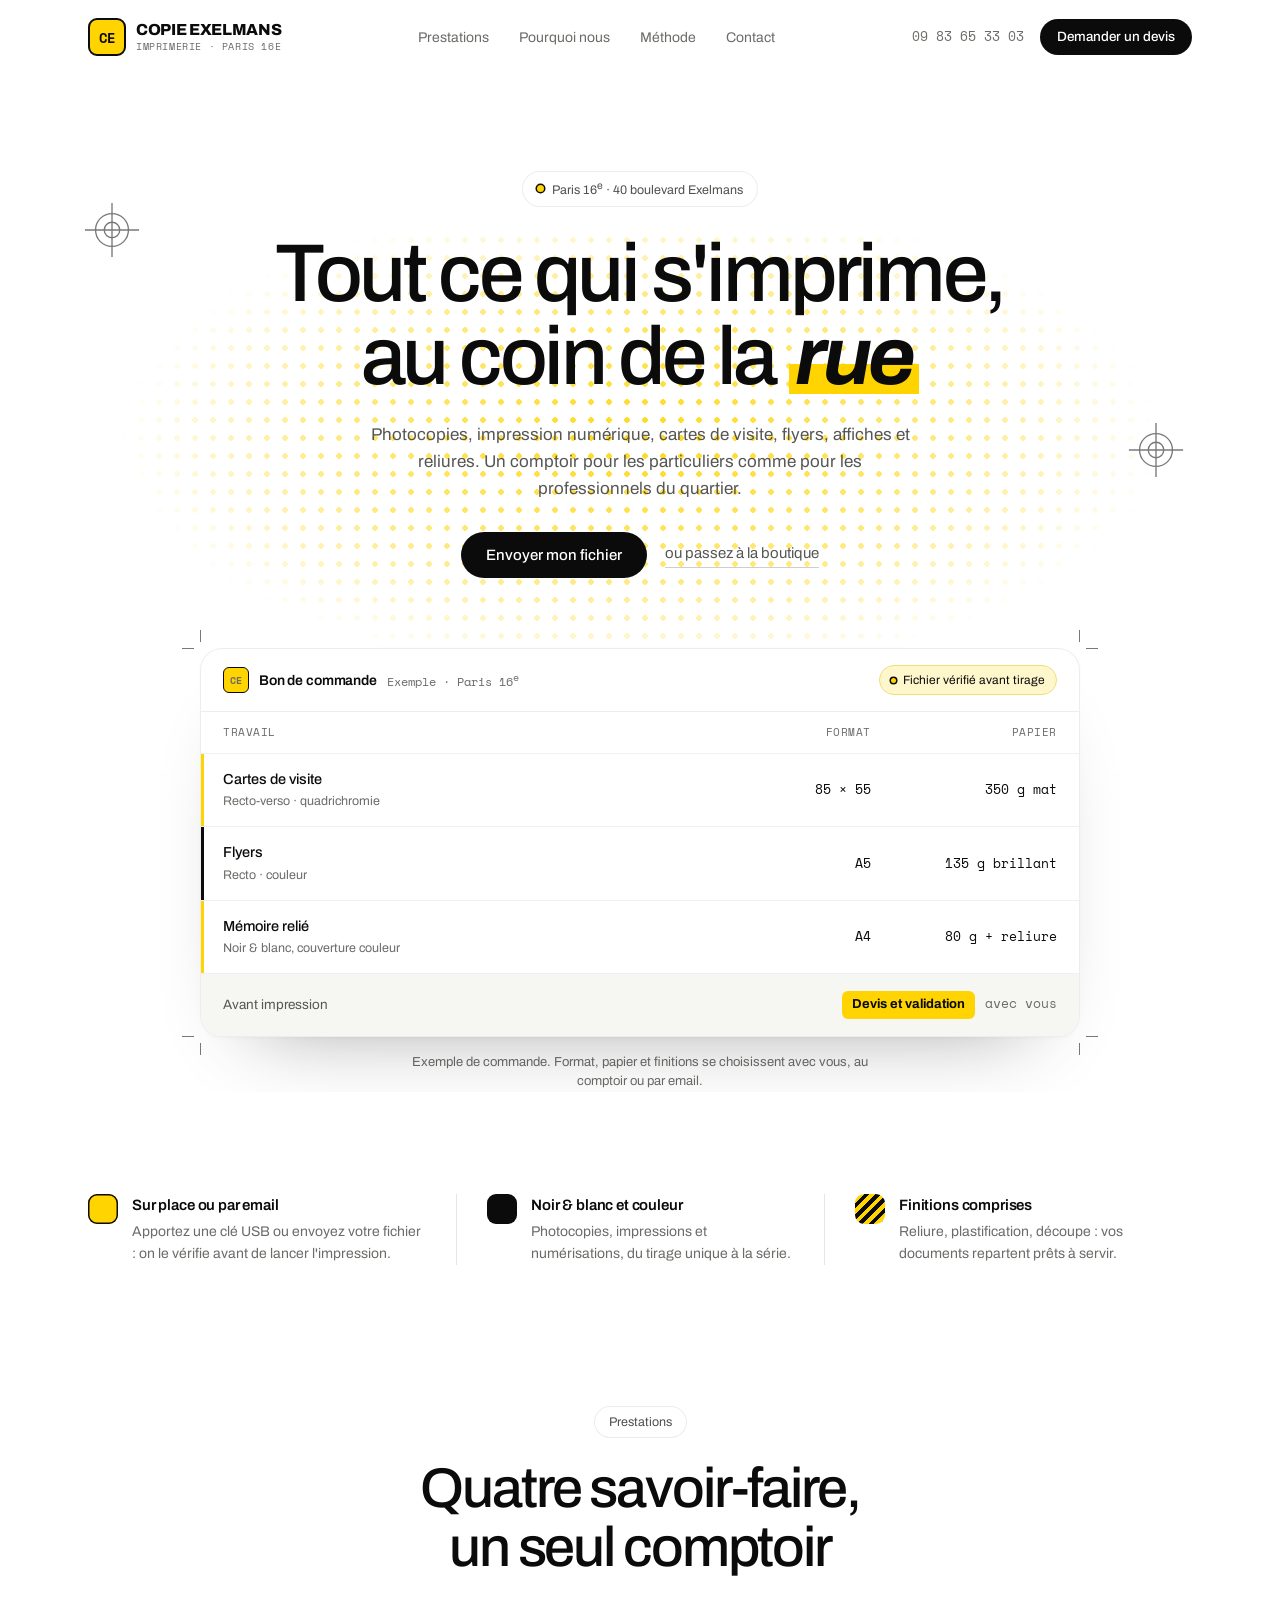
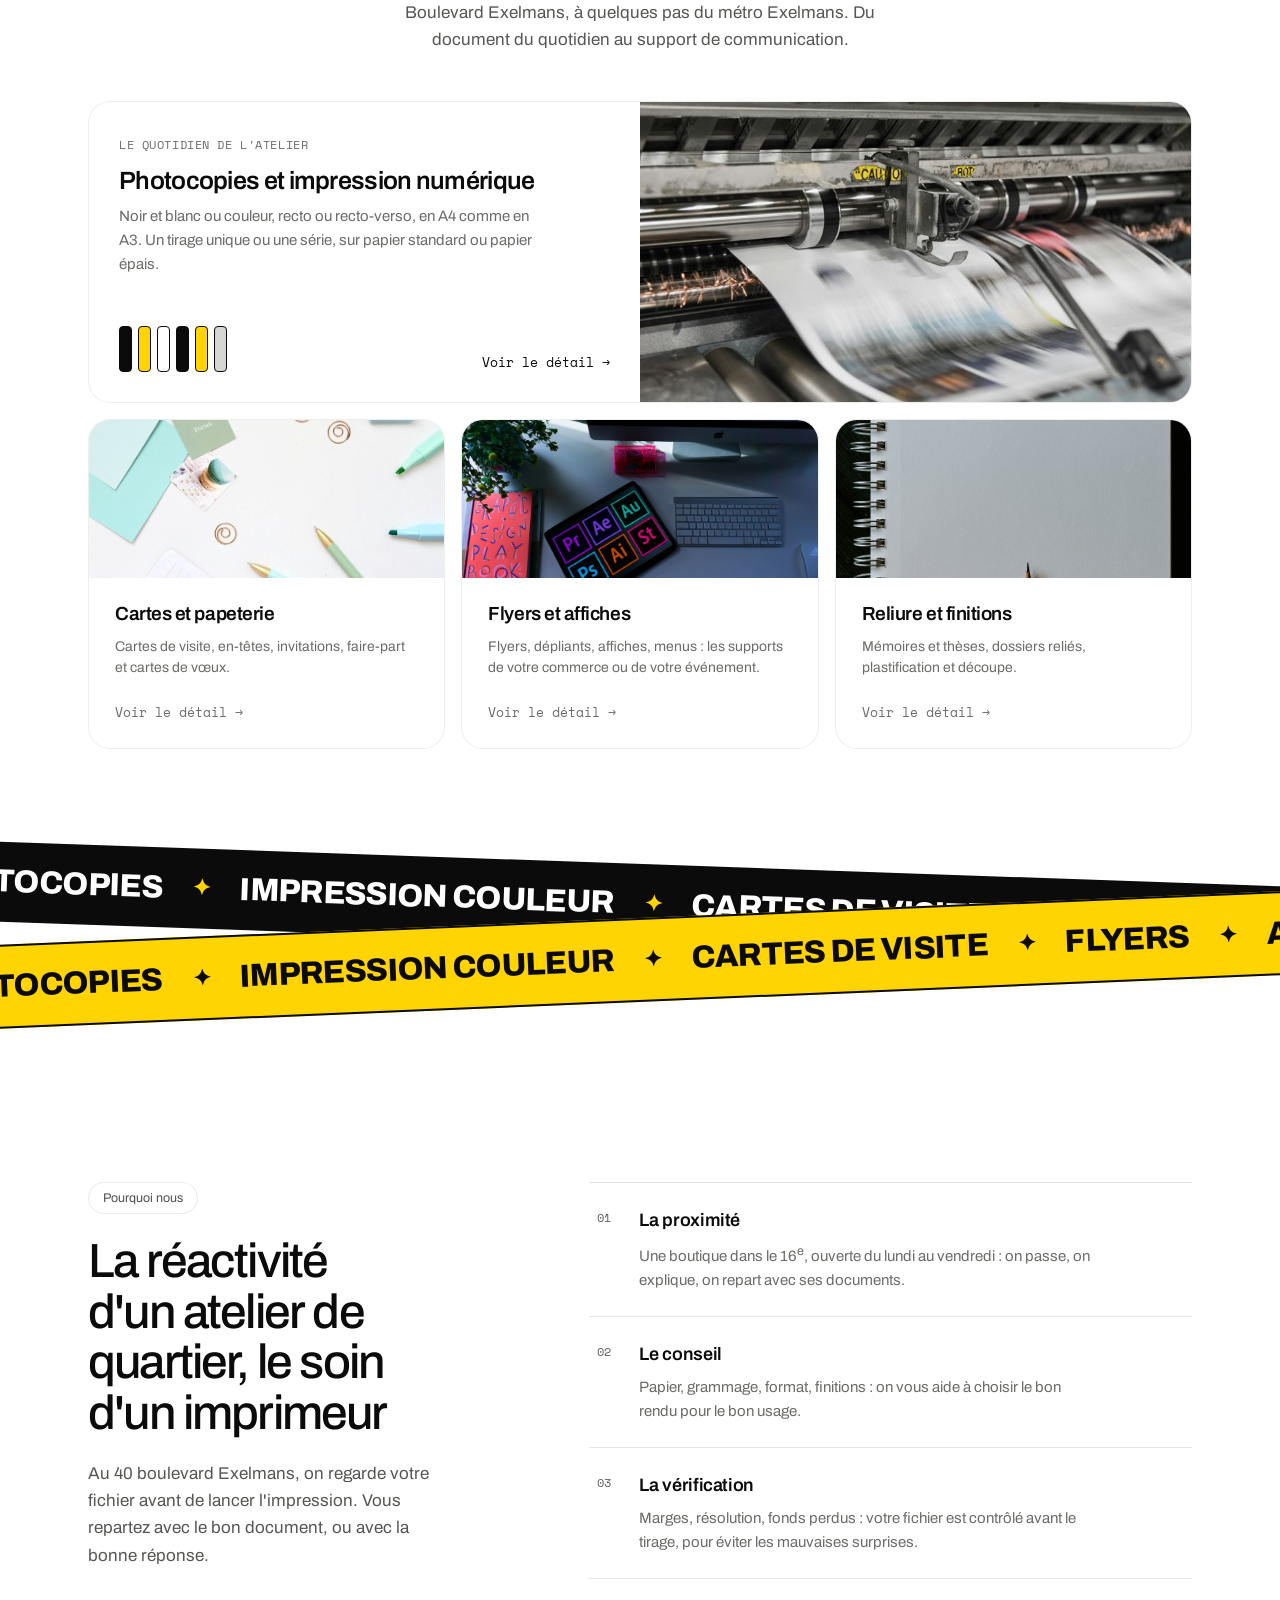
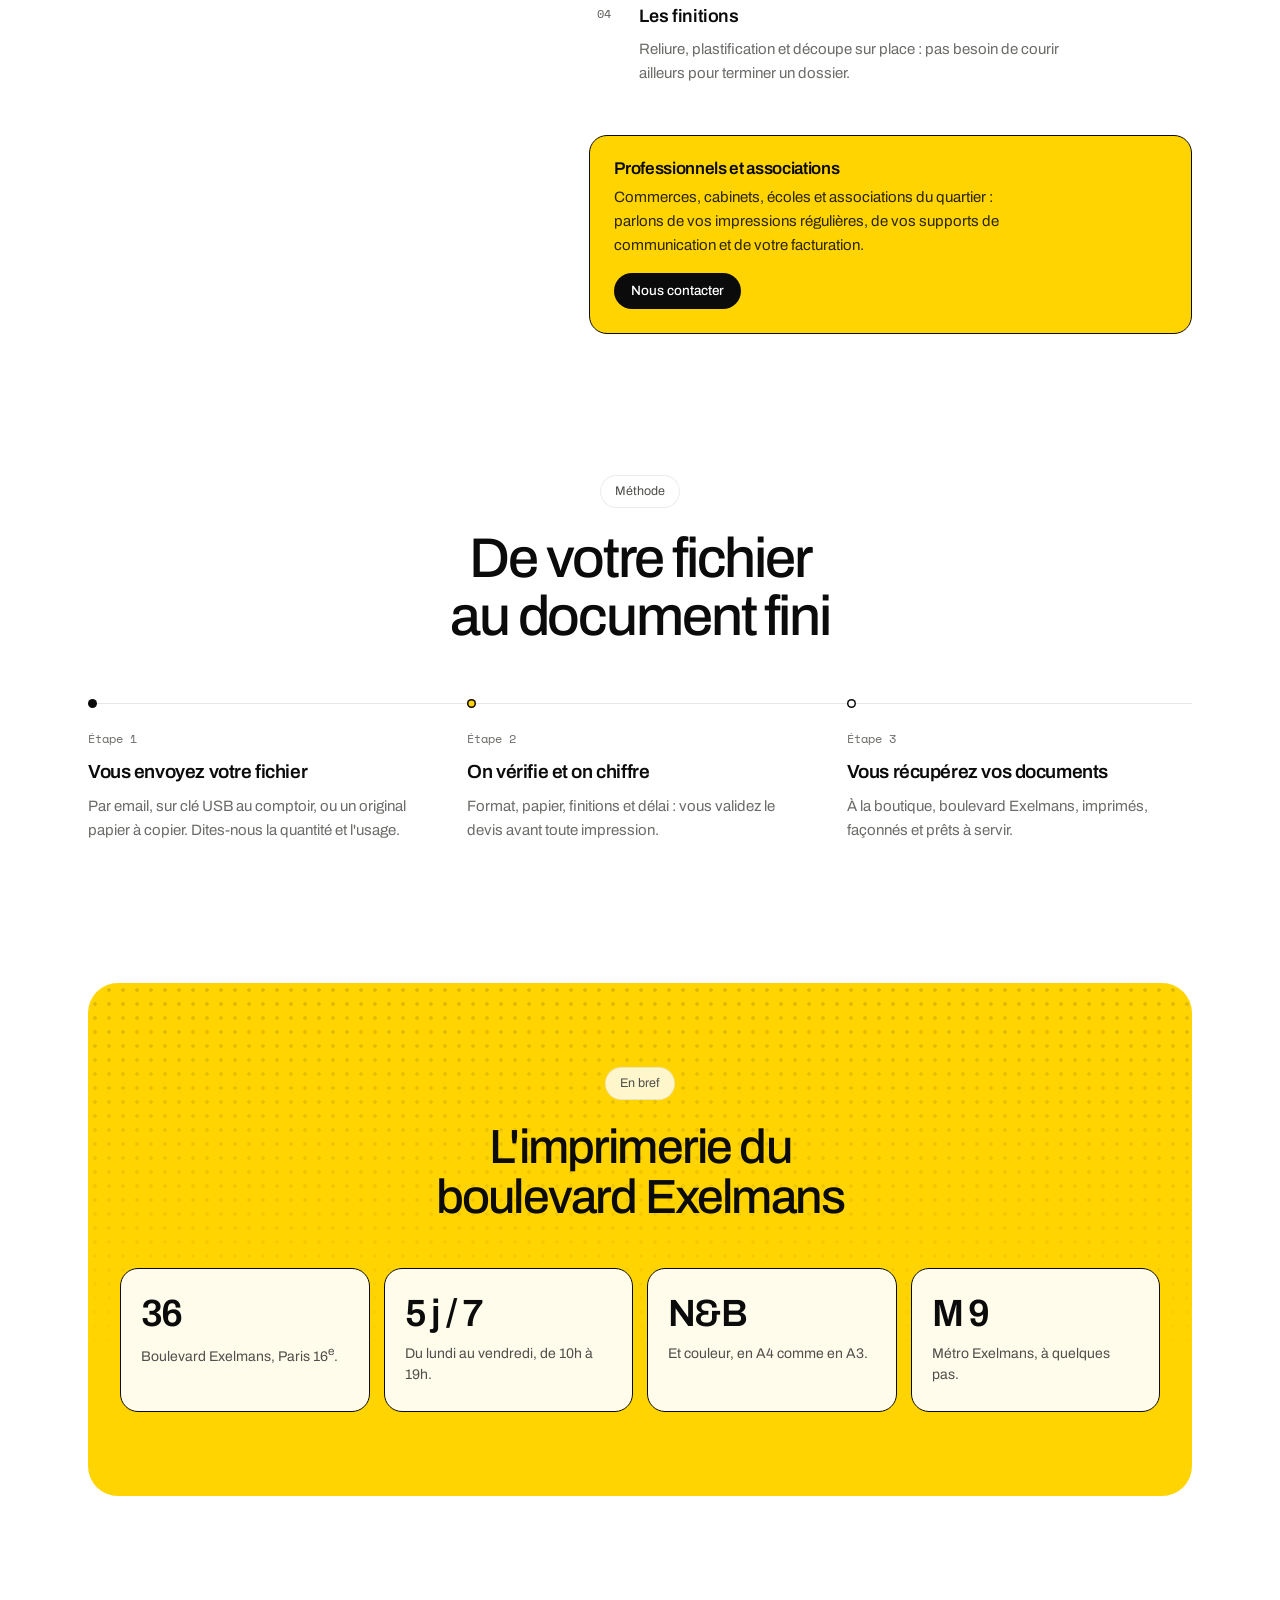
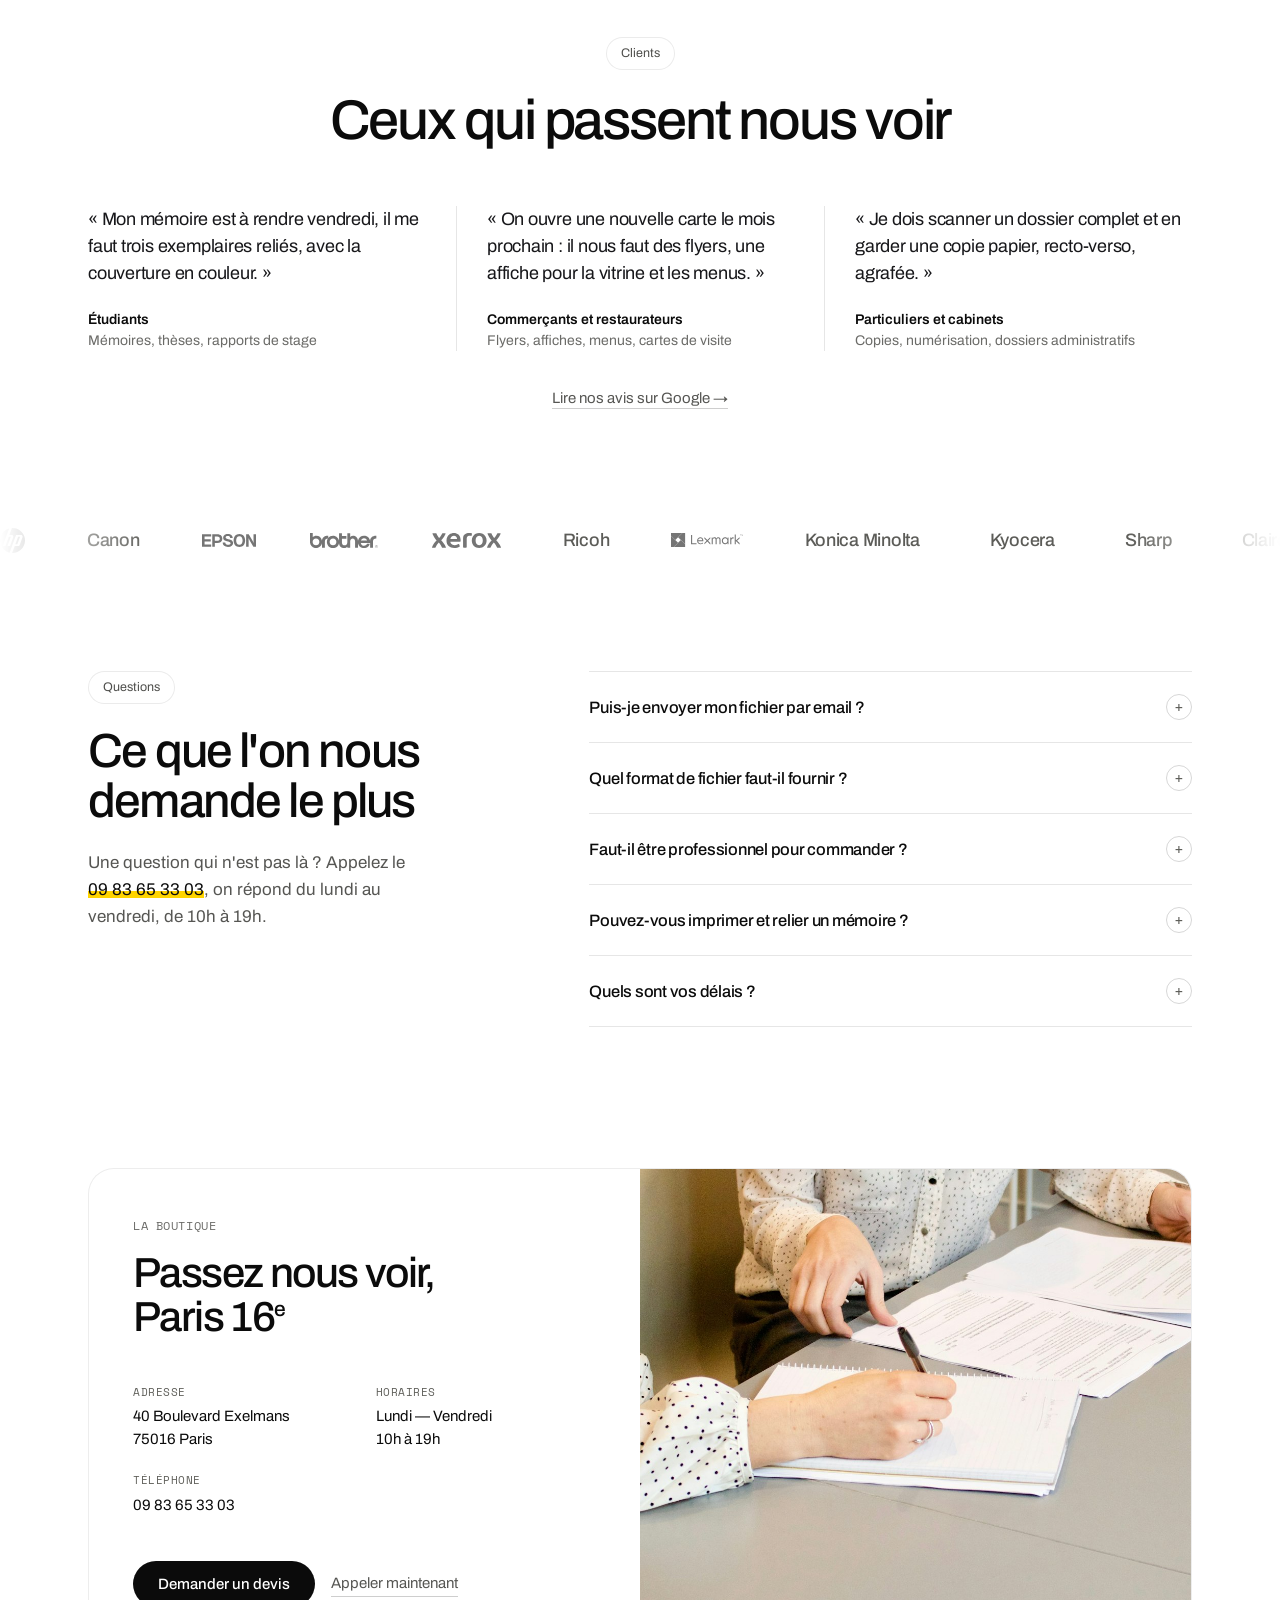
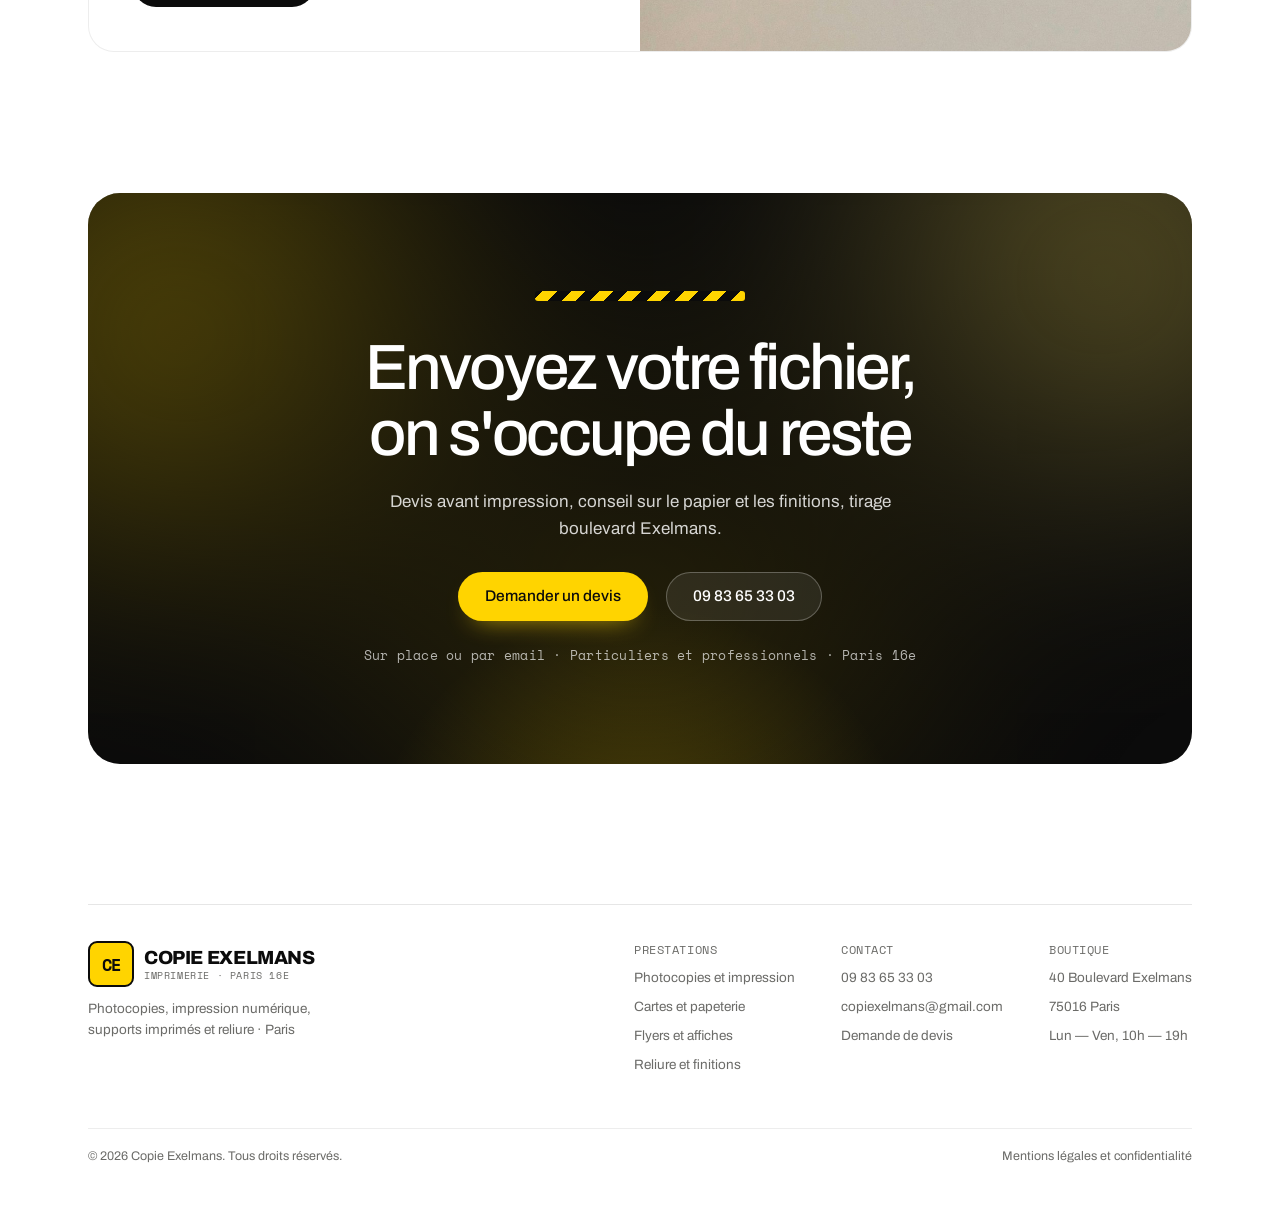
<file: index.html>
<!DOCTYPE html>
<html lang="fr">
<head>
<meta charset="utf-8">
<meta name="viewport" content="width=device-width, initial-scale=1">
<title>Copie Exelmans — Imprimerie, photocopies et impression numérique · Paris 16e</title>
<meta name="description" content="Imprimerie et reprographie au 40 boulevard Exelmans, Paris 16e : photocopies, impression numérique, cartes de visite, flyers, affiches, reliure et finitions. Particuliers et professionnels.">

<meta property="og:type" content="website">
<meta property="og:locale" content="fr_FR">
<meta property="og:site_name" content="Copie Exelmans">
<meta property="og:title" content="Copie Exelmans — Tout ce qui s'imprime, au coin de la rue">
<meta property="og:description" content="Photocopies, impression numérique, cartes de visite, flyers, affiches et reliure. 40 boulevard Exelmans, Paris 16e.">
<meta name="twitter:card" content="summary">
<meta name="theme-color" content="#ffd400">

<link rel="icon" href="assets/img/favicon.svg" type="image/svg+xml">

<link rel="preconnect" href="https://fonts.googleapis.com">
<link rel="preconnect" href="https://fonts.gstatic.com" crossorigin>
<link href="https://fonts.googleapis.com/css2?family=Archivo:wght@400;500;600;700;800&family=Space+Mono:wght@400;700&display=swap" rel="stylesheet">
<link rel="stylesheet" href="assets/css/style.css?v=2">

<script type="application/ld+json">
{
  "@context": "https://schema.org",
  "@type": "LocalBusiness",
  "name": "Copie Exelmans",
  "alternateName": "Imprimerie Exelmans",
  "description": "Imprimerie et reprographie : photocopies, impression numérique, cartes de visite, flyers, affiches, reliure et finitions.",
  "telephone": "+33983653303",
  "email": "copiexelmans@gmail.com",
  "address": {
    "@type": "PostalAddress",
    "streetAddress": "40 Boulevard Exelmans",
    "postalCode": "75016",
    "addressLocality": "Paris",
    "addressCountry": "FR"
  },
  "geo": { "@type": "GeoCoordinates", "latitude": 48.8417298, "longitude": 2.2637496 },
  "openingHoursSpecification": [{
    "@type": "OpeningHoursSpecification",
    "dayOfWeek": ["Monday", "Tuesday", "Wednesday", "Thursday", "Friday"],
    "opens": "10:00",
    "closes": "19:00"
  }]
}
</script>
</head>
<body>

<div class="scroll-progress" aria-hidden="true"></div>
<a class="skip-link" href="#main">Aller au contenu</a>

<header class="site-header">
  <div class="container header-inner">
    <a class="brand" href="index.html" aria-label="Copie Exelmans, accueil">
      <span class="brand-mark" aria-hidden="true">CE</span>
      <span class="brand-name">Copie Exelmans<small>Imprimerie · Paris 16e</small></span>
    </a>

    <nav class="nav" id="site-nav" aria-label="Navigation principale">
      <a href="catalogue.html">Prestations</a>
      <a href="#pourquoi">Pourquoi nous</a>
      <a href="#process">Méthode</a>
      <a href="contact.html">Contact</a>
    </nav>

    <div class="header-actions">
      <a class="header-tel" href="tel:+33983653303">09 83 65 33 03</a>
      <a class="btn btn--dark btn--sm" href="contact.html">Demander un devis</a>
    </div>

    <button class="burger" type="button" aria-expanded="false" aria-controls="site-nav" aria-label="Ouvrir le menu">
      <span></span><span></span><span></span>
    </button>
  </div>
</header>

<main id="main">

  <!-- ============================ HÉRO ============================ -->
  <section class="hero">
    <div class="container">
      <div class="hero-halo" aria-hidden="true"></div>
      <span class="reg-mark reg-mark--a" data-depth="34" style="left: 2%; top: 30px;" aria-hidden="true"><svg viewBox="0 0 60 60" fill="none" stroke="currentColor" stroke-width="1.4"><circle cx="30" cy="30" r="17"/><circle cx="30" cy="30" r="8"/><path d="M30 2v56M2 30h56"/></svg></span>
      <span class="reg-mark reg-mark--b" data-depth="-26" style="right: 3%; top: 250px;" aria-hidden="true"><svg viewBox="0 0 60 60" fill="none" stroke="currentColor" stroke-width="1.4"><circle cx="30" cy="30" r="17"/><circle cx="30" cy="30" r="8"/><path d="M30 2v56M2 30h56"/></svg></span>

      <div class="hero-inner">
        <span class="badge badge--glass">
          <span class="dot" aria-hidden="true"></span>
          <span>Paris 16<sup>e</sup> · 40 boulevard Exelmans</span>
        </span>

        <h1 class="h-hero">
          Tout ce qui s'imprime, <br class="br-md">au coin de la <span class="grad">rue</span>
        </h1>

        <p class="lead lead--narrow">
          Photocopies, impression numérique, cartes de visite, flyers, affiches et reliures.
          Un comptoir pour les particuliers comme pour les professionnels du quartier.
        </p>

        <div class="actions">
          <a class="btn btn--dark" href="contact.html">Envoyer mon fichier</a>
          <a class="link-u" href="#magasin">ou passez à la boutique</a>
        </div>
      </div>

      <!-- Bon de commande d'exemple. `data-seq` : les blocs apparaissent l'un
           après l'autre ; chaque ligne porte sa propre couleur. -->
      <div class="quote-wrap crop">
        <div class="quote" data-seq>
          <div class="quote-head" data-seq-item>
            <div class="quote-id">
              <span class="brand-mark" aria-hidden="true">CE</span>
              <strong>Bon de commande</strong>
              <span>Exemple · Paris 16<sup>e</sup></span>
            </div>
            <span class="tag-ok">
              <span class="dot" aria-hidden="true"></span>
              Fichier vérifié avant tirage
            </span>
          </div>

          <div class="quote-grid quote-grid--head" data-seq-item>
            <span>Travail</span>
            <span class="quote-price">Format</span>
            <span class="quote-price">Papier</span>
          </div>

          <div class="quote-grid quote-row" data-seq-item
               style="--row-accent: #ffd400; --row-wash: rgba(255, 212, 0, 0.32);">
            <span>
              <span class="quote-name">Cartes de visite</span>
              <span class="quote-note">Recto-verso · quadrichromie</span>
            </span>
            <span class="quote-price">85 × 55</span>
            <span class="quote-price">350 g mat</span>
          </div>

          <div class="quote-grid quote-row" data-seq-item
               style="--row-accent: #0b0b0b; --row-wash: rgba(11, 11, 11, 0.08);">
            <span>
              <span class="quote-name">Flyers</span>
              <span class="quote-note">Recto · couleur</span>
            </span>
            <span class="quote-price">A5</span>
            <span class="quote-price">135 g brillant</span>
          </div>

          <div class="quote-grid quote-row" data-seq-item
               style="--row-accent: #ffd400; --row-wash: rgba(255, 212, 0, 0.32);">
            <span>
              <span class="quote-name">Mémoire relié</span>
              <span class="quote-note">Noir &amp; blanc, couverture couleur</span>
            </span>
            <span class="quote-price">A4</span>
            <span class="quote-price">80 g + reliure</span>
          </div>

          <div class="quote-foot" data-seq-item>
            <span>Avant impression</span>
            <span class="save"><b>Devis et validation</b><span>avec vous</span></span>
          </div>
        </div>
      </div>

      <p class="caption center">
        Exemple de commande. Format, papier et finitions se choisissent avec vous,
        au comptoir ou par email.
      </p>
    </div>
  </section>

  <!-- ============================ PILIERS ============================ -->
  <section class="container" aria-label="Nos engagements">
    <div class="pillars">
      <div class="pillar reveal">
        <span class="pillar-chip chip-yellow" aria-hidden="true"></span>
        <span>
          <span class="pillar-title"><span class="mk">Sur place ou par email</span></span>
          <span class="pillar-body">Apportez une clé USB ou envoyez votre fichier : on le vérifie avant de lancer l'impression.</span>
        </span>
      </div>
      <div class="pillar reveal" style="--d: 90ms;">
        <span class="pillar-chip chip-ink" aria-hidden="true"></span>
        <span>
          <span class="pillar-title"><span class="mk">Noir &amp; blanc et couleur</span></span>
          <span class="pillar-body">Photocopies, impressions et numérisations, du tirage unique à la série.</span>
        </span>
      </div>
      <div class="pillar reveal" style="--d: 180ms;">
        <span class="pillar-chip chip-grey" aria-hidden="true"></span>
        <span>
          <span class="pillar-title"><span class="mk">Finitions comprises</span></span>
          <span class="pillar-body">Reliure, plastification, découpe : vos documents repartent prêts à servir.</span>
        </span>
      </div>
    </div>
  </section>

  <!-- ============================ PRESTATIONS ============================ -->
  <section class="container section center reveal" id="catalogue">
    <span class="badge">Prestations</span>
    <h2 class="h-section" style="margin: 22px auto 0; max-width: 700px;">Quatre savoir-faire, un seul comptoir</h2>
    <p class="lead" style="max-width: 520px;">
      Boulevard Exelmans, à quelques pas du métro Exelmans. Du document du quotidien
      au support de communication.
    </p>

    <div class="cards">
      <a class="card card--feature" href="catalogue.html#copies">
        <div class="card-body">
          <div>
            <span class="eyebrow">Le quotidien de l'atelier</span>
            <h3 class="card-title"><span class="mk">Photocopies et impression numérique</span></h3>
            <p class="card-text">
              Noir et blanc ou couleur, recto ou recto-verso, en A4 comme en A3. Un tirage
              unique ou une série, sur papier standard ou papier épais.
            </p>
          </div>
          <div class="card-foot">
            <span class="ink-bars" aria-hidden="true">
              <span style="background: #0b0b0b;"></span>
              <span style="background: #ffd400;"></span>
              <span style="background: #ffffff;"></span>
              <span style="background: #0b0b0b;"></span>
              <span style="background: #ffd400;"></span>
              <span style="background: #d6d6d0;"></span>
            </span>
            <span class="count">Voir le détail →</span>
          </div>
        </div>
        <!-- Photo de banque d'images (rotative d'imprimerie, Unsplash) :
             à remplacer par une photo de vos machines ou de vos tirages. -->
        <div class="media">
          <img src="assets/img/impression-1600.jpg"
               srcset="assets/img/impression-800.jpg 800w, assets/img/impression-1600.jpg 1600w"
               sizes="(min-width: 900px) 50vw, 100vw"
               alt="Presse d'imprimerie en train d'imprimer des pages en couleur" width="1600" height="1068" loading="lazy" decoding="async">
        </div>
      </a>

      <div class="card-grid">
        <a class="card card--small reveal" href="catalogue.html#papeterie">
          <!-- Photo de banque d'images (Unsplash) : à remplacer par une photo de vos cartes. -->
          <span class="media">
            <img src="assets/img/papeterie.jpg"
                 alt="Cartes, stylos et fournitures de papeterie posés sur un bureau" width="800" height="533" loading="lazy" decoding="async">
          </span>
          <span class="card-body">
            <span>
              <span class="card-name"><span class="mk">Cartes et papeterie</span></span>
              <span class="card-sub">Cartes de visite, en-têtes, invitations, faire-part et cartes de vœux.</span>
            </span>
            <span class="count">Voir le détail →</span>
          </span>
        </a>

        <a class="card card--small reveal" href="catalogue.html#communication" style="--d: 90ms;">
          <!-- Photo de banque d'images (Unsplash) : à remplacer par une photo de vos flyers. -->
          <span class="media">
            <img src="assets/img/flyers.jpg"
                 alt="Poste de création graphique avec un livre de design imprimé" width="900" height="600" loading="lazy" decoding="async">
          </span>
          <span class="card-body">
            <span>
              <span class="card-name"><span class="mk">Flyers et affiches</span></span>
              <span class="card-sub">Flyers, dépliants, affiches, menus : les supports de votre commerce ou de votre événement.</span>
            </span>
            <span class="count">Voir le détail →</span>
          </span>
        </a>

        <a class="card card--small reveal" href="catalogue.html#finitions" style="--d: 180ms;">
          <!-- Photo de banque d'images (Unsplash) : à remplacer par une photo de vos reliures. -->
          <span class="media">
            <img src="assets/img/reliure.jpg"
                 alt="Carnet à reliure spirale et crayon" width="900" height="600" loading="lazy" decoding="async">
          </span>
          <span class="card-body">
            <span>
              <span class="card-name"><span class="mk">Reliure et finitions</span></span>
              <span class="card-sub">Mémoires et thèses, dossiers reliés, plastification et découpe.</span>
            </span>
            <span class="count">Voir le détail →</span>
          </span>
        </a>
      </div>
    </div>
  </section>

  <!-- ============================ BANDEAUX CROISÉS ============================ -->
  <div class="bands" aria-hidden="true">
    <div class="band band--ink"><div class="band-track"><span>Photocopies</span><i>✦</i><span>Impression couleur</span><i>✦</i><span>Cartes de visite</span><i>✦</i><span>Flyers</span><i>✦</i><span>Affiches</span><i>✦</i><span>Reliure</span><i>✦</i><span>Mémoires</span><i>✦</i><span>Plastification</span><i>✦</i><span>Numérisation</span><i>✦</i><span>Faire-part</span><i>✦</i><span>Photocopies</span><i>✦</i><span>Impression couleur</span><i>✦</i><span>Cartes de visite</span><i>✦</i><span>Flyers</span><i>✦</i><span>Affiches</span><i>✦</i><span>Reliure</span><i>✦</i><span>Mémoires</span><i>✦</i><span>Plastification</span><i>✦</i><span>Numérisation</span><i>✦</i><span>Faire-part</span><i>✦</i></div></div>
    <div class="band band--yellow"><div class="band-track band-track--rev"><span>Photocopies</span><i>✦</i><span>Impression couleur</span><i>✦</i><span>Cartes de visite</span><i>✦</i><span>Flyers</span><i>✦</i><span>Affiches</span><i>✦</i><span>Reliure</span><i>✦</i><span>Mémoires</span><i>✦</i><span>Plastification</span><i>✦</i><span>Numérisation</span><i>✦</i><span>Faire-part</span><i>✦</i><span>Photocopies</span><i>✦</i><span>Impression couleur</span><i>✦</i><span>Cartes de visite</span><i>✦</i><span>Flyers</span><i>✦</i><span>Affiches</span><i>✦</i><span>Reliure</span><i>✦</i><span>Mémoires</span><i>✦</i><span>Plastification</span><i>✦</i><span>Numérisation</span><i>✦</i><span>Faire-part</span><i>✦</i></div></div>
  </div>

  <!-- ============================ POURQUOI ============================ -->
  <section class="container section reveal" id="pourquoi">
    <div class="split">
      <div>
        <span class="badge">Pourquoi nous</span>
        <h2 class="h-sub">La réactivité d'un atelier de quartier, le soin d'un imprimeur</h2>
        <p class="lead">
          Au 40 boulevard Exelmans, on regarde votre fichier avant de lancer l'impression.
          Vous repartez avec le bon document, ou avec la bonne réponse.
        </p>
      </div>

      <div>
        <div class="reason reveal">
          <span class="reason-n" aria-hidden="true">01</span>
          <span>
            <span class="reason-title"><span class="mk">La proximité</span></span>
            <span class="reason-body">Une boutique dans le 16<sup>e</sup>, ouverte du lundi au vendredi : on passe, on explique, on repart avec ses documents.</span>
          </span>
        </div>
        <div class="reason reveal" style="--d: 80ms;">
          <span class="reason-n" aria-hidden="true">02</span>
          <span>
            <span class="reason-title"><span class="mk">Le conseil</span></span>
            <span class="reason-body">Papier, grammage, format, finitions : on vous aide à choisir le bon rendu pour le bon usage.</span>
          </span>
        </div>
        <div class="reason reveal" style="--d: 160ms;">
          <span class="reason-n" aria-hidden="true">03</span>
          <span>
            <span class="reason-title"><span class="mk">La vérification</span></span>
            <span class="reason-body">Marges, résolution, fonds perdus : votre fichier est contrôlé avant le tirage, pour éviter les mauvaises surprises.</span>
          </span>
        </div>
        <div class="reason reveal" style="--d: 240ms;">
          <span class="reason-n" aria-hidden="true">04</span>
          <span>
            <span class="reason-title"><span class="mk">Les finitions</span></span>
            <span class="reason-body">Reliure, plastification et découpe sur place : pas besoin de courir ailleurs pour terminer un dossier.</span>
          </span>
        </div>

        <div class="pro-box">
          <h3>Professionnels et associations</h3>
          <p>
            Commerces, cabinets, écoles et associations du quartier : parlons de vos impressions
            régulières, de vos supports de communication et de votre facturation.
          </p>
          <a class="btn btn--dark btn--sm" href="contact.html">Nous contacter</a>
        </div>
      </div>
    </div>
  </section>

  <!-- ============================ MÉTHODE ============================ -->
  <section class="container section center reveal" id="process">
    <span class="badge">Méthode</span>
    <h2 class="h-section" style="margin: 22px auto 0; max-width: 620px;">De votre fichier au document fini</h2>

    <div class="steps">
      <div class="step reveal">
        <span class="step-dot chip-ink" aria-hidden="true"></span>
        <span class="step-meta">Étape 1</span>
        <span class="step-title"><span class="mk">Vous envoyez votre fichier</span></span>
        <span class="step-body">Par email, sur clé USB au comptoir, ou un original papier à copier. Dites-nous la quantité et l'usage.</span>
      </div>
      <div class="step reveal" style="--d: 110ms;">
        <span class="step-dot chip-yellow" aria-hidden="true"></span>
        <span class="step-meta">Étape 2</span>
        <span class="step-title"><span class="mk">On vérifie et on chiffre</span></span>
        <span class="step-body">Format, papier, finitions et délai : vous validez le devis avant toute impression.</span>
      </div>
      <div class="step reveal" style="--d: 220ms;">
        <span class="step-dot chip-white" aria-hidden="true"></span>
        <span class="step-meta">Étape 3</span>
        <span class="step-title"><span class="mk">Vous récupérez vos documents</span></span>
        <span class="step-body">À la boutique, boulevard Exelmans, imprimés, façonnés et prêts à servir.</span>
      </div>
    </div>
  </section>

  <!-- ============================ EN BREF ============================ -->
  <section class="container section reveal" aria-label="Copie Exelmans en bref">
    <div class="stats-panel">
      <div class="stats-inner">
        <span class="badge badge--glass">En bref</span>
        <h2 class="h-sub" style="margin: 22px auto 0; max-width: 620px;">L'imprimerie du boulevard Exelmans</h2>

        <div class="stats">
          <div class="stat reveal">
            <div class="stat-k"><span data-count="40">40</span></div>
            <div class="stat-v">Boulevard Exelmans, Paris 16<sup>e</sup>.</div>
          </div>
          <div class="stat reveal" style="--d: 90ms;">
            <div class="stat-k">5 j / 7</div>
            <div class="stat-v">Du lundi au vendredi, de 10h à 19h.</div>
          </div>
          <div class="stat reveal" style="--d: 180ms;">
            <div class="stat-k">N&amp;B</div>
            <div class="stat-v">Et couleur, en A4 comme en A3.</div>
          </div>
          <div class="stat reveal" style="--d: 270ms;">
            <div class="stat-k">M 9</div>
            <div class="stat-v">Métro Exelmans, à quelques pas.</div>
          </div>
        </div>
      </div>
    </div>
  </section>

  <!-- ============================ CLIENTS ============================
       Pas de faux témoignages : ce bloc présente les usages courants.
       Pour afficher de vrais avis, copier des avis Google (avec l'accord
       de leurs auteurs) à la place des trois blocs ci-dessous. -->
  <section class="container section center reveal" aria-label="Ceux qui passent nous voir">
    <span class="badge">Clients</span>
    <h2 class="h-section" style="margin: 22px auto 0; max-width: 640px;">Ceux qui passent nous voir</h2>

    <div class="quotes">
      <figure class="t-item reveal">
        <blockquote>« Mon mémoire est à rendre vendredi, il me faut trois exemplaires reliés, avec la couverture en couleur. »</blockquote>
        <figcaption><b><span class="mk">Étudiants</span></b>Mémoires, thèses, rapports de stage</figcaption>
      </figure>
      <figure class="t-item reveal" style="--d: 90ms;">
        <blockquote>« On ouvre une nouvelle carte le mois prochain : il nous faut des flyers, une affiche pour la vitrine et les menus. »</blockquote>
        <figcaption><b><span class="mk">Commerçants et restaurateurs</span></b>Flyers, affiches, menus, cartes de visite</figcaption>
      </figure>
      <figure class="t-item reveal" style="--d: 180ms;">
        <blockquote>« Je dois scanner un dossier complet et en garder une copie papier, recto-verso, agrafée. »</blockquote>
        <figcaption><b><span class="mk">Particuliers et cabinets</span></b>Copies, numérisation, dossiers administratifs</figcaption>
      </figure>
    </div>

    <p class="caption center" style="margin-top: 36px;">
      <a class="link-u" href="https://www.google.fr/maps/place/Imprimerie+Exelmans/@48.8417298,2.2611747,17z/data=!3m1!4b1!4m6!3m5!1s0x47e67abcb924ce7d:0xdd89add92006c4fa!8m2!3d48.8417298!4d2.2637496!16s%2Fg%2F11csrhh3yn" target="_blank" rel="noopener">Lire nos avis sur Google →</a>
    </p>
  </section>

  <!-- ============================ MARQUES ============================
       Bandeau de marques d'imprimantes et de papier. HP, Epson, Brother,
       Xerox et Lexmark sont des logos officiels sous licence libre
       (assets/img/marques/) ; les autres restent en typographie.
       À ajuster selon le matériel et les papiers réellement utilisés. -->
  <section class="section--tight" style="padding-top: clamp(72px, 9vw, 130px);" aria-label="Marques d'imprimantes">
    <div class="marquee">
      <div class="marquee-track" aria-hidden="true">
        <img class="marque marque--hp" src="assets/img/marques/hp.svg" alt="">
        <span>Canon</span>
        <img class="marque marque--epson" src="assets/img/marques/epson.svg" alt="">
        <img class="marque marque--brother" src="assets/img/marques/brother.svg" alt="">
        <img class="marque marque--xerox" src="assets/img/marques/xerox.svg" alt="">
        <span>Ricoh</span>
        <img class="marque marque--lexmark" src="assets/img/marques/lexmark.svg" alt="">
        <span>Konica Minolta</span>
        <span>Kyocera</span>
        <span>Sharp</span>
        <span>Clairefontaine</span>

        <img class="marque marque--hp" src="assets/img/marques/hp.svg" alt="">
        <span>Canon</span>
        <img class="marque marque--epson" src="assets/img/marques/epson.svg" alt="">
        <img class="marque marque--brother" src="assets/img/marques/brother.svg" alt="">
        <img class="marque marque--xerox" src="assets/img/marques/xerox.svg" alt="">
        <span>Ricoh</span>
        <img class="marque marque--lexmark" src="assets/img/marques/lexmark.svg" alt="">
        <span>Konica Minolta</span>
        <span>Kyocera</span>
        <span>Sharp</span>
        <span>Clairefontaine</span>
      </div>
    </div>
    <p class="visually-hidden">
      Marques : HP, Canon, Epson, Brother, Xerox, Ricoh, Lexmark, Konica Minolta, Kyocera,
      Sharp, Clairefontaine.
    </p>
  </section>

  <!-- ============================ FAQ ============================ -->
  <section class="container section--tight reveal" id="faq" style="padding-top: clamp(72px, 9vw, 130px);">
    <div class="split">
      <div>
        <span class="badge">Questions</span>
        <h2 class="h-sub" style="max-width: 340px;">Ce que l'on nous demande le plus</h2>
        <p class="lead" style="max-width: 330px;">
          Une question qui n'est pas là ? Appelez le
          <a class="mk" href="tel:+33983653303" style="background-size: 100% 100%;">09 83 65 33 03</a>,
          on répond du lundi au vendredi, de 10h à 19h.
        </p>
      </div>

      <div class="faq">
        <div class="faq-item">
          <h3><button class="faq-q" type="button" id="faq-1-btn" aria-controls="faq-1" aria-expanded="true">Puis-je envoyer mon fichier par email ?</button></h3>
          <div class="faq-a" id="faq-1" role="region" aria-labelledby="faq-1-btn">
            Oui, à <a href="mailto:copiexelmans@gmail.com">copiexelmans@gmail.com</a>. Indiquez le
            format, le papier, la quantité et le recto-verso : on vous répond avec un devis avant
            toute impression.
          </div>
        </div>

        <div class="faq-item">
          <h3><button class="faq-q" type="button" id="faq-2-btn" aria-controls="faq-2" aria-expanded="true">Quel format de fichier faut-il fournir ?</button></h3>
          <div class="faq-a" id="faq-2" role="region" aria-labelledby="faq-2-btn">
            Le PDF est l'idéal : il conserve les polices et la mise en page. Pour un document
            imprimé jusqu'au bord, prévoyez 3 mm de fond perdu. Dans le doute, envoyez ce que vous
            avez : on vérifie avec vous.
          </div>
        </div>

        <div class="faq-item">
          <h3><button class="faq-q" type="button" id="faq-3-btn" aria-controls="faq-3" aria-expanded="true">Faut-il être professionnel pour commander ?</button></h3>
          <div class="faq-a" id="faq-3" role="region" aria-labelledby="faq-3-btn">
            Non, la boutique est ouverte à tous : particuliers, étudiants, associations et
            professionnels.
          </div>
        </div>

        <div class="faq-item">
          <h3><button class="faq-q" type="button" id="faq-4-btn" aria-controls="faq-4" aria-expanded="true">Pouvez-vous imprimer et relier un mémoire ?</button></h3>
          <div class="faq-a" id="faq-4" role="region" aria-labelledby="faq-4-btn">
            Oui. Dites-nous le nombre d'exemplaires, le type de reliure et votre date de rendu,
            et envoyez le PDF assez tôt pour qu'on puisse le vérifier avec vous.
          </div>
        </div>

        <div class="faq-item">
          <h3><button class="faq-q" type="button" id="faq-5-btn" aria-controls="faq-5" aria-expanded="true">Quels sont vos délais ?</button></h3>
          <div class="faq-a" id="faq-5" role="region" aria-labelledby="faq-5-btn">
            Cela dépend du travail et de la quantité : le délai vous est annoncé avec le devis,
            avant toute impression. Pour une urgence, appelez-nous.
          </div>
        </div>
      </div>
    </div>
  </section>

  <!-- ============================ BOUTIQUE ============================ -->
  <section class="container section reveal" id="magasin">
    <div class="store">
      <div class="store-body">
        <div>
          <span class="eyebrow">La boutique</span>
          <h2>Passez nous voir, <br class="br-md">Paris 16<sup>e</sup></h2>
        </div>

        <dl class="store-grid">
          <div>
            <dt>Adresse</dt>
            <dd>40 Boulevard Exelmans<br>75016 Paris</dd>
          </div>
          <div>
            <dt>Horaires</dt>
            <dd>Lundi — Vendredi<br>10h à 19h</dd>
          </div>
          <div>
            <dt>Téléphone</dt>
            <dd><a href="tel:+33983653303">09 83 65 33 03</a></dd>
          </div>
        </dl>

        <div class="store-cta">
          <a class="btn btn--dark" href="contact.html">Demander un devis</a>
          <a class="link-u" href="tel:+33983653303">Appeler maintenant</a>
        </div>
      </div>

      <!-- Photo de banque d'images (Unsplash) : à remplacer par une vraie photo
           de la devanture ou du comptoir de Copie Exelmans. -->
      <div class="media">
        <img src="assets/img/boutique.jpg"
             alt="Relecture de documents imprimés sur une table"
             width="1080" height="1440" loading="lazy" decoding="async">
      </div>
    </div>
  </section>

  <!-- ============================ APPEL FINAL ============================ -->
  <section class="container section">
    <div class="cta-panel reveal">
      <div class="cta-glow" aria-hidden="true"></div>
      <div class="rainbow-bar" aria-hidden="true"></div>
      <h2>Envoyez votre fichier, <br class="br-md">on s'occupe du reste</h2>
      <p class="lead">
        Devis avant impression, conseil sur le papier et les finitions, tirage boulevard Exelmans.
      </p>
      <div class="actions">
        <a class="btn btn--accent btn--lg" href="contact.html">Demander un devis</a>
        <a class="btn btn--ghost btn--lg" href="tel:+33983653303">09 83 65 33 03</a>
      </div>
      <p class="cta-note">Sur place ou par email · Particuliers et professionnels · Paris 16e</p>
    </div>
  </section>

</main>

<footer class="container">
  <div class="site-footer">
    <div class="footer-brand">
      <a class="brand brand--lg" href="index.html" aria-label="Copie Exelmans, accueil">
        <span class="brand-mark" aria-hidden="true">CE</span>
        <span class="brand-name">Copie Exelmans<small>Imprimerie · Paris 16e</small></span>
      </a>
      <p class="footer-tag">Photocopies, impression numérique,<br>supports imprimés et reliure · Paris</p>
    </div>

    <div class="footer-cols">
      <div class="footer-col">
        <span class="eyebrow">Prestations</span>
        <a href="catalogue.html#copies">Photocopies et impression</a>
        <a href="catalogue.html#papeterie">Cartes et papeterie</a>
        <a href="catalogue.html#communication">Flyers et affiches</a>
        <a href="catalogue.html#finitions">Reliure et finitions</a>
      </div>
      <div class="footer-col">
        <span class="eyebrow">Contact</span>
        <a href="tel:+33983653303">09 83 65 33 03</a>
        <a href="mailto:copiexelmans@gmail.com">copiexelmans@gmail.com</a>
        <a href="contact.html">Demande de devis</a>
      </div>
      <div class="footer-col">
        <span class="eyebrow">Boutique</span>
        <span>40 Boulevard Exelmans</span>
        <span>75016 Paris</span>
        <span>Lun — Ven, 10h — 19h</span>
      </div>
    </div>
  </div>

  <div class="footer-legal">
    <span>© <span data-year>2026</span> Copie Exelmans. Tous droits réservés.</span>
    <span><a href="mentions-legales.html">Mentions légales et confidentialité</a></span>
  </div>
</footer>

<!-- Raccourcis affichés après le premier écran (gérés par main.js). -->
<button class="to-top" type="button" aria-label="Revenir en haut de la page">
  <svg viewBox="0 0 24 24" fill="none" stroke="currentColor" stroke-width="2"
       stroke-linecap="round" stroke-linejoin="round" aria-hidden="true">
    <path d="M12 19V5M5 12l7-7 7 7"></path>
  </svg>
</button>

<div class="mobile-bar" aria-label="Actions rapides">
  <a class="btn btn--outline" href="tel:+33983653303">Appeler</a>
  <a class="btn btn--accent" href="contact.html">Demander un devis</a>
</div>

<script src="assets/js/main.js?v=2" defer></script>
</body>
</html>
</file>
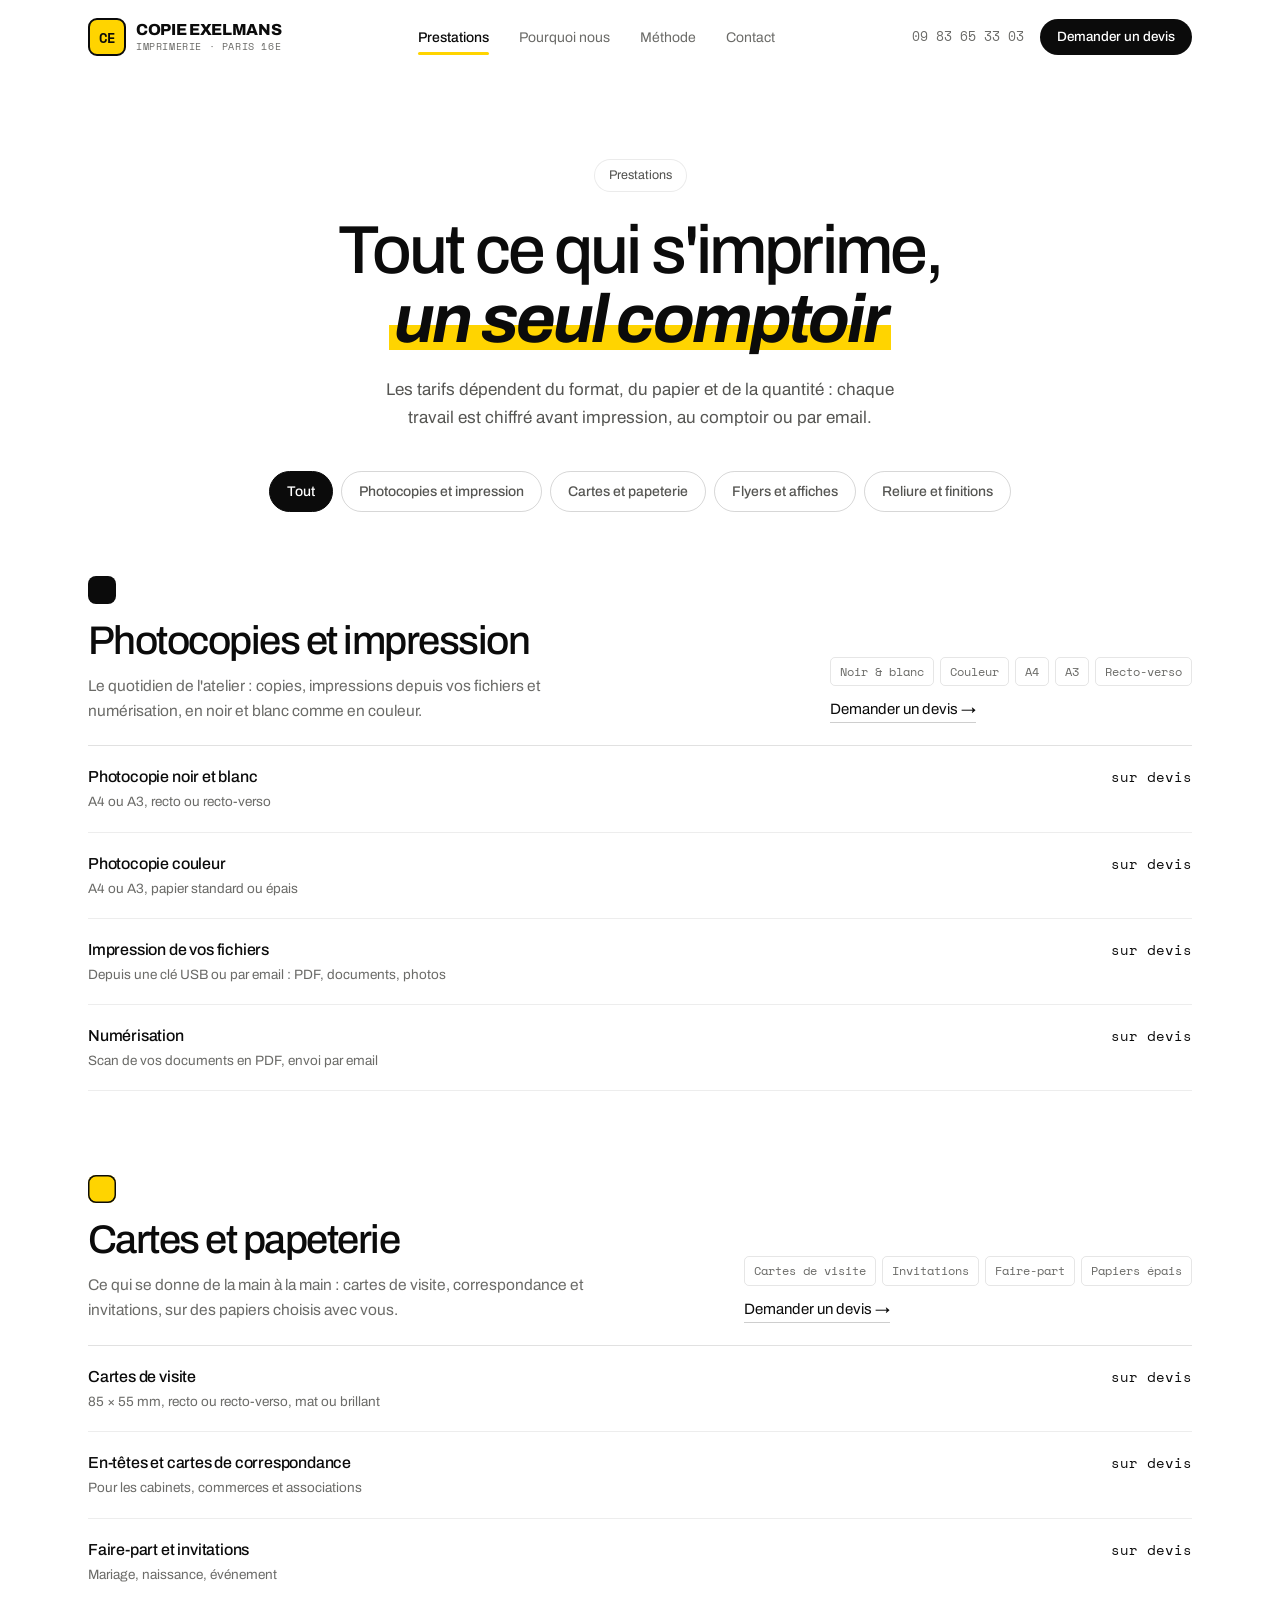
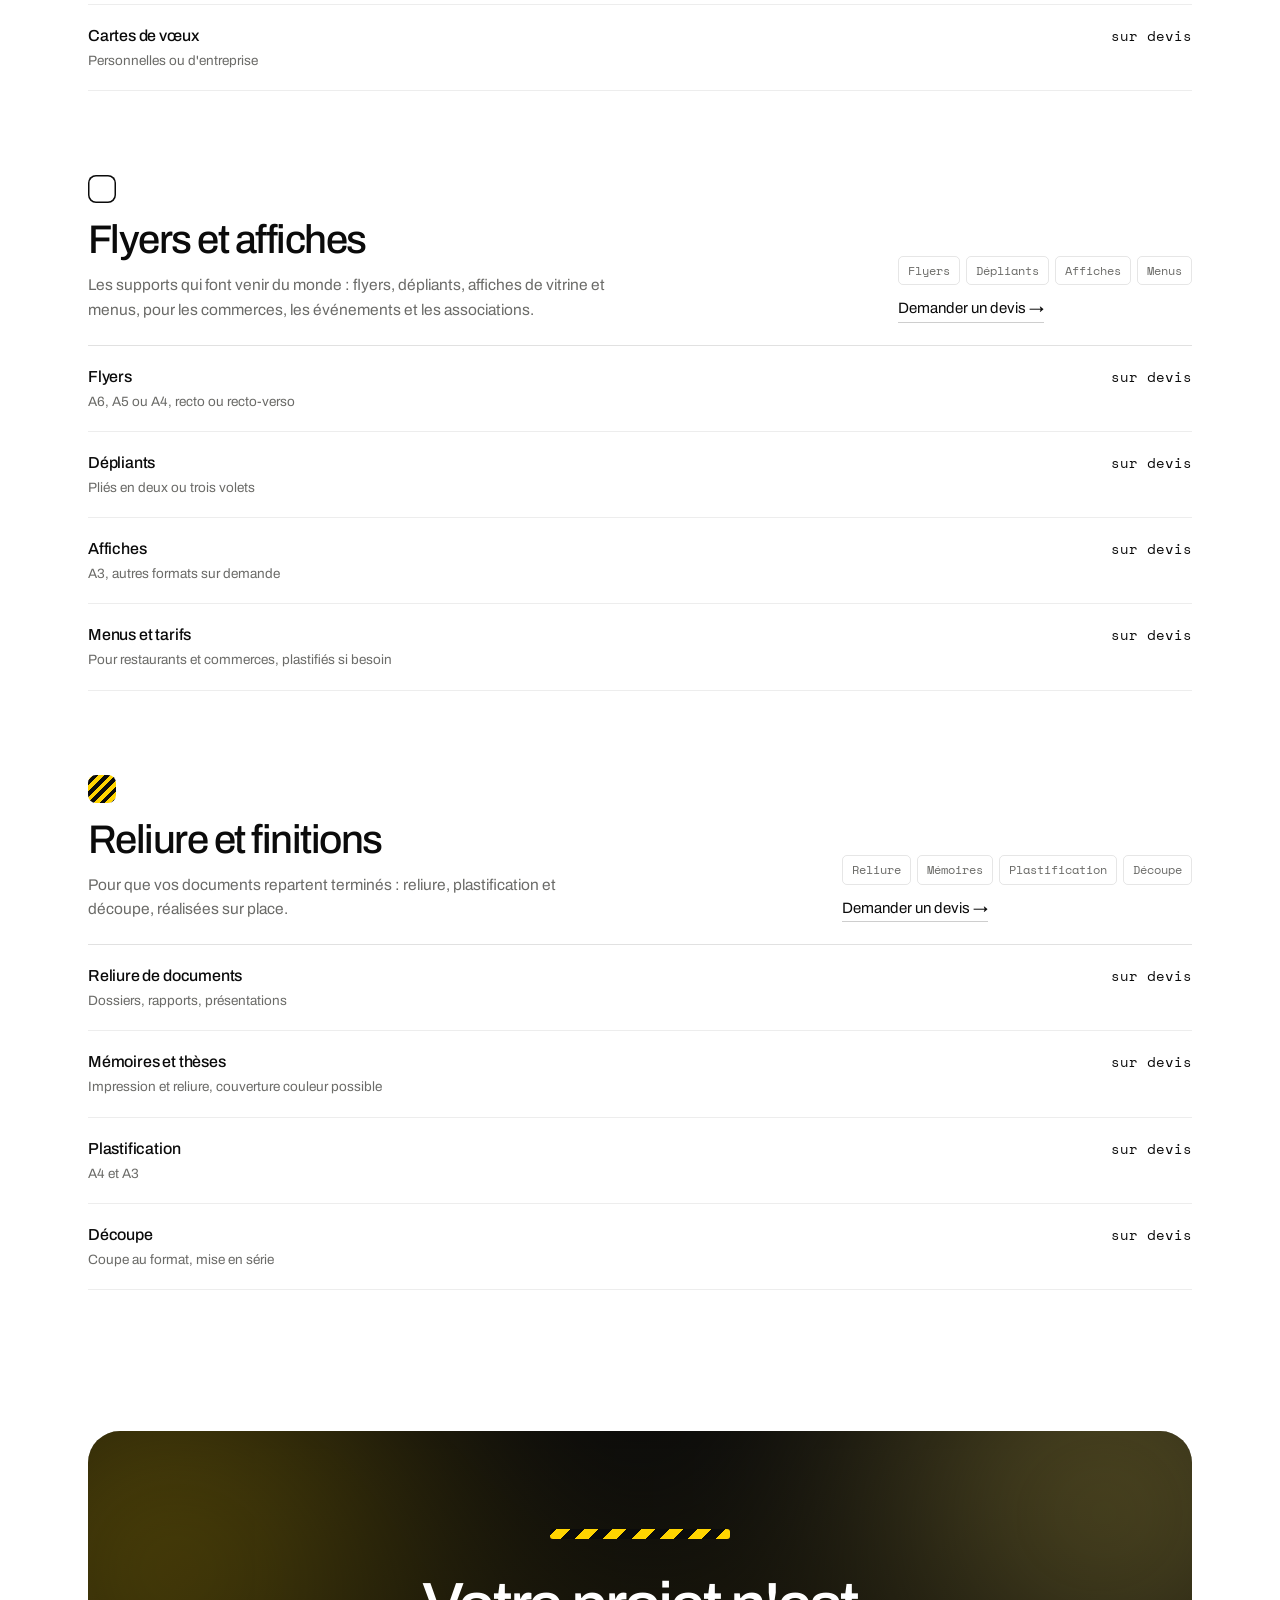
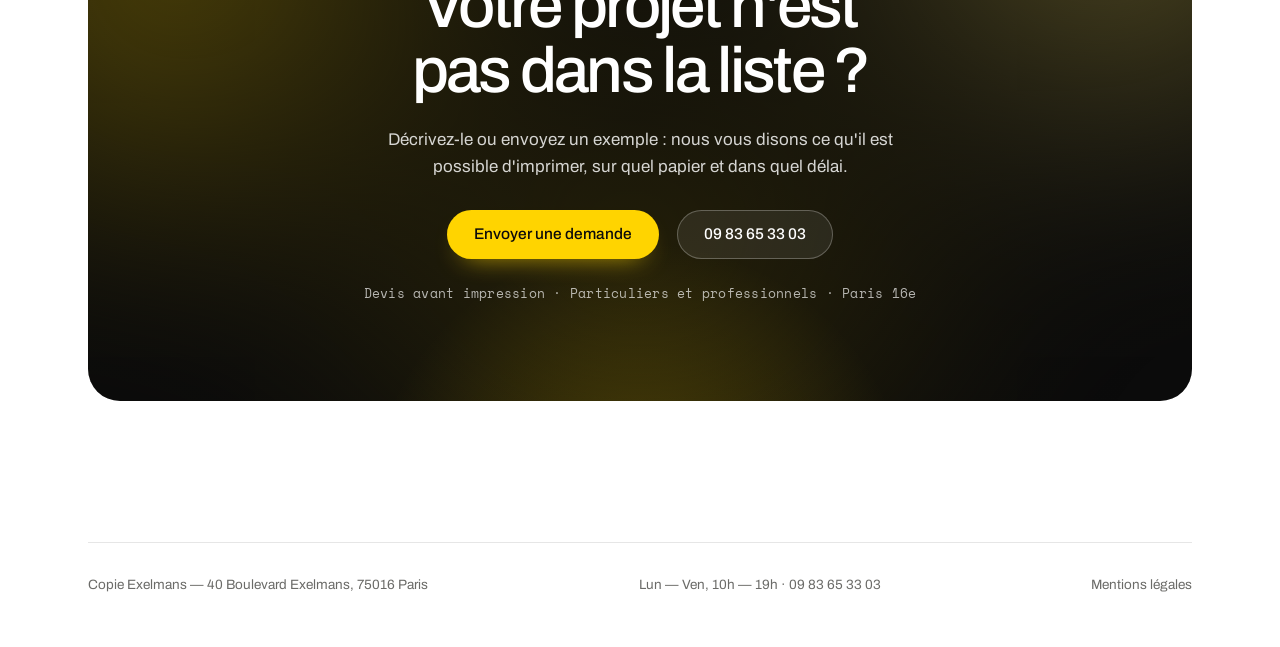
<file: catalogue.html>
<!DOCTYPE html>
<html lang="fr">
<head>
<meta charset="utf-8">
<meta name="viewport" content="width=device-width, initial-scale=1">
<title>Prestations — Copie Exelmans · Imprimerie Paris 16e</title>
<meta name="description" content="Photocopies, impression numérique, cartes de visite, flyers, affiches, reliure et finitions au 40 boulevard Exelmans, Paris 16e.">
<meta name="theme-color" content="#ffd400">

<link rel="icon" href="assets/img/favicon.svg" type="image/svg+xml">

<link rel="preconnect" href="https://fonts.googleapis.com">
<link rel="preconnect" href="https://fonts.gstatic.com" crossorigin>
<link href="https://fonts.googleapis.com/css2?family=Archivo:wght@400;500;600;700;800&family=Space+Mono:wght@400;700&display=swap" rel="stylesheet">
<link rel="stylesheet" href="assets/css/style.css?v=2">
</head>
<body>

<div class="scroll-progress" aria-hidden="true"></div>
<a class="skip-link" href="#main">Aller au contenu</a>

<header class="site-header">
  <div class="container header-inner">
    <a class="brand" href="index.html" aria-label="Copie Exelmans, accueil">
      <span class="brand-mark" aria-hidden="true">CE</span>
      <span class="brand-name">Copie Exelmans<small>Imprimerie · Paris 16e</small></span>
    </a>

    <nav class="nav" id="site-nav" aria-label="Navigation principale">
      <a aria-current="page" href="catalogue.html">Prestations</a>
      <a href="index.html#pourquoi">Pourquoi nous</a>
      <a href="index.html#process">Méthode</a>
      <a href="contact.html">Contact</a>
    </nav>

    <div class="header-actions">
      <a class="header-tel" href="tel:+33983653303">09 83 65 33 03</a>
      <a class="btn btn--dark btn--sm" href="contact.html">Demander un devis</a>
    </div>

    <button class="burger" type="button" aria-expanded="false" aria-controls="site-nav" aria-label="Ouvrir le menu">
      <span></span><span></span><span></span>
    </button>
  </div>
</header>

<main id="main">

  <section class="container" style="padding-top: clamp(48px, 7vw, 84px);">
    <div class="center">
      <span class="badge">Prestations</span>
      <h1 class="h-page" style="max-width: 820px;">Tout ce qui s'imprime, <span class="grad">un seul comptoir</span></h1>
      <p class="lead" style="max-width: 520px;">
        Les tarifs dépendent du format, du papier et de la quantité : chaque travail est chiffré
        avant impression, au comptoir ou par email.
      </p>
    </div>

    <div class="filters" role="group" aria-label="Filtrer les prestations par famille">
      <button class="filter" type="button" data-filter="all" aria-pressed="true">Tout</button>
      <button class="filter" type="button" data-filter="copies" aria-pressed="false">Photocopies et impression</button>
      <button class="filter" type="button" data-filter="papeterie" aria-pressed="false">Cartes et papeterie</button>
      <button class="filter" type="button" data-filter="communication" aria-pressed="false">Flyers et affiches</button>
      <button class="filter" type="button" data-filter="finitions" aria-pressed="false">Reliure et finitions</button>
    </div>
    <p class="visually-hidden" id="filters-status" role="status" aria-live="polite"></p>

    <!-- Les prix ne sont pas affichés : remplacer « sur devis » par vos tarifs
         si vous souhaitez les publier (ex. « 0,10 € la page »). -->
    <div class="families">

      <!-- ===================== PHOTOCOPIES ET IMPRESSION ===================== -->
      <section class="family reveal" id="copies" data-family="copies" aria-labelledby="fam-copies">
        <div class="family-head">
          <div style="min-width: 0;">
            <span class="family-chip chip-ink" aria-hidden="true"></span>
            <h2 id="fam-copies">Photocopies et impression</h2>
            <p>
              Le quotidien de l'atelier : copies, impressions depuis vos fichiers et numérisation,
              en noir et blanc comme en couleur.
            </p>
          </div>
          <div class="family-aside">
            <span class="tags">
              <span class="tag">Noir &amp; blanc</span><span class="tag">Couleur</span>
              <span class="tag">A4</span><span class="tag">A3</span><span class="tag">Recto-verso</span>
            </span>
            <a class="link-u" href="contact.html" style="color: #0b0b0b;">Demander un devis →</a>
          </div>
        </div>

        <div class="row">
          <span>
            <span class="row-name"><span class="mk">Photocopie noir et blanc</span></span>
            <span class="row-note">A4 ou A3, recto ou recto-verso</span>
          </span>
          <span class="row-price">sur devis</span>
        </div>
        <div class="row">
          <span>
            <span class="row-name"><span class="mk">Photocopie couleur</span></span>
            <span class="row-note">A4 ou A3, papier standard ou épais</span>
          </span>
          <span class="row-price">sur devis</span>
        </div>
        <div class="row">
          <span>
            <span class="row-name"><span class="mk">Impression de vos fichiers</span></span>
            <span class="row-note">Depuis une clé USB ou par email : PDF, documents, photos</span>
          </span>
          <span class="row-price">sur devis</span>
        </div>
        <div class="row">
          <span>
            <span class="row-name"><span class="mk">Numérisation</span></span>
            <span class="row-note">Scan de vos documents en PDF, envoi par email</span>
          </span>
          <span class="row-price">sur devis</span>
        </div>
      </section>

      <!-- ===================== CARTES ET PAPETERIE ===================== -->
      <section class="family reveal" id="papeterie" data-family="papeterie" aria-labelledby="fam-papeterie">
        <div class="family-head">
          <div style="min-width: 0;">
            <span class="family-chip chip-yellow" aria-hidden="true"></span>
            <h2 id="fam-papeterie">Cartes et papeterie</h2>
            <p>
              Ce qui se donne de la main à la main : cartes de visite, correspondance et
              invitations, sur des papiers choisis avec vous.
            </p>
          </div>
          <div class="family-aside">
            <span class="tags">
              <span class="tag">Cartes de visite</span><span class="tag">Invitations</span>
              <span class="tag">Faire-part</span><span class="tag">Papiers épais</span>
            </span>
            <a class="link-u" href="contact.html" style="color: #0b0b0b;">Demander un devis →</a>
          </div>
        </div>

        <div class="row">
          <span>
            <span class="row-name"><span class="mk">Cartes de visite</span></span>
            <span class="row-note">85 × 55 mm, recto ou recto-verso, mat ou brillant</span>
          </span>
          <span class="row-price">sur devis</span>
        </div>
        <div class="row">
          <span>
            <span class="row-name"><span class="mk">En-têtes et cartes de correspondance</span></span>
            <span class="row-note">Pour les cabinets, commerces et associations</span>
          </span>
          <span class="row-price">sur devis</span>
        </div>
        <div class="row">
          <span>
            <span class="row-name"><span class="mk">Faire-part et invitations</span></span>
            <span class="row-note">Mariage, naissance, événement</span>
          </span>
          <span class="row-price">sur devis</span>
        </div>
        <div class="row">
          <span>
            <span class="row-name"><span class="mk">Cartes de vœux</span></span>
            <span class="row-note">Personnelles ou d'entreprise</span>
          </span>
          <span class="row-price">sur devis</span>
        </div>
      </section>

      <!-- ===================== FLYERS ET AFFICHES ===================== -->
      <section class="family reveal" id="communication" data-family="communication" aria-labelledby="fam-communication">
        <div class="family-head">
          <div style="min-width: 0;">
            <span class="family-chip chip-white" aria-hidden="true"></span>
            <h2 id="fam-communication">Flyers et affiches</h2>
            <p>
              Les supports qui font venir du monde : flyers, dépliants, affiches de vitrine et
              menus, pour les commerces, les événements et les associations.
            </p>
          </div>
          <div class="family-aside">
            <span class="tags">
              <span class="tag">Flyers</span><span class="tag">Dépliants</span>
              <span class="tag">Affiches</span><span class="tag">Menus</span>
            </span>
            <a class="link-u" href="contact.html" style="color: #0b0b0b;">Demander un devis →</a>
          </div>
        </div>

        <div class="row">
          <span>
            <span class="row-name"><span class="mk">Flyers</span></span>
            <span class="row-note">A6, A5 ou A4, recto ou recto-verso</span>
          </span>
          <span class="row-price">sur devis</span>
        </div>
        <div class="row">
          <span>
            <span class="row-name"><span class="mk">Dépliants</span></span>
            <span class="row-note">Pliés en deux ou trois volets</span>
          </span>
          <span class="row-price">sur devis</span>
        </div>
        <div class="row">
          <span>
            <span class="row-name"><span class="mk">Affiches</span></span>
            <span class="row-note">A3, autres formats sur demande</span>
          </span>
          <span class="row-price">sur devis</span>
        </div>
        <div class="row">
          <span>
            <span class="row-name"><span class="mk">Menus et tarifs</span></span>
            <span class="row-note">Pour restaurants et commerces, plastifiés si besoin</span>
          </span>
          <span class="row-price">sur devis</span>
        </div>
      </section>

      <!-- ===================== RELIURE ET FINITIONS ===================== -->
      <section class="family reveal" id="finitions" data-family="finitions" aria-labelledby="fam-finitions">
        <div class="family-head">
          <div style="min-width: 0;">
            <span class="family-chip chip-grey" aria-hidden="true"></span>
            <h2 id="fam-finitions">Reliure et finitions</h2>
            <p>
              Pour que vos documents repartent terminés : reliure, plastification et découpe,
              réalisées sur place.
            </p>
          </div>
          <div class="family-aside">
            <span class="tags">
              <span class="tag">Reliure</span><span class="tag">Mémoires</span>
              <span class="tag">Plastification</span><span class="tag">Découpe</span>
            </span>
            <a class="link-u" href="contact.html" style="color: #0b0b0b;">Demander un devis →</a>
          </div>
        </div>

        <div class="row">
          <span>
            <span class="row-name"><span class="mk">Reliure de documents</span></span>
            <span class="row-note">Dossiers, rapports, présentations</span>
          </span>
          <span class="row-price">sur devis</span>
        </div>
        <div class="row">
          <span>
            <span class="row-name"><span class="mk">Mémoires et thèses</span></span>
            <span class="row-note">Impression et reliure, couverture couleur possible</span>
          </span>
          <span class="row-price">sur devis</span>
        </div>
        <div class="row">
          <span>
            <span class="row-name"><span class="mk">Plastification</span></span>
            <span class="row-note">A4 et A3</span>
          </span>
          <span class="row-price">sur devis</span>
        </div>
        <div class="row">
          <span>
            <span class="row-name"><span class="mk">Découpe</span></span>
            <span class="row-note">Coupe au format, mise en série</span>
          </span>
          <span class="row-price">sur devis</span>
        </div>
      </section>

    </div>
  </section>

  <section class="container section">
    <div class="cta-panel reveal">
      <div class="cta-glow" aria-hidden="true"></div>
      <div class="rainbow-bar" style="width: 180px;" aria-hidden="true"></div>
      <h2 style="max-width: 660px;">Votre projet n'est pas dans la liste ?</h2>
      <p class="lead">
        Décrivez-le ou envoyez un exemple : nous vous disons ce qu'il est possible d'imprimer,
        sur quel papier et dans quel délai.
      </p>
      <div class="actions">
        <a class="btn btn--accent btn--lg" href="contact.html">Envoyer une demande</a>
        <a class="btn btn--ghost btn--lg" href="tel:+33983653303">09 83 65 33 03</a>
      </div>
      <p class="cta-note">Devis avant impression · Particuliers et professionnels · Paris 16e</p>
    </div>
  </section>

</main>

<footer class="container">
  <div class="footer-simple">
    <span>Copie Exelmans — 40 Boulevard Exelmans, 75016 Paris</span>
    <span>Lun — Ven, 10h — 19h · <a href="tel:+33983653303">09 83 65 33 03</a></span>
    <span><a href="mentions-legales.html">Mentions légales</a></span>
  </div>
</footer>

<!-- Raccourcis affichés après le premier écran (gérés par main.js). -->
<button class="to-top" type="button" aria-label="Revenir en haut de la page">
  <svg viewBox="0 0 24 24" fill="none" stroke="currentColor" stroke-width="2"
       stroke-linecap="round" stroke-linejoin="round" aria-hidden="true">
    <path d="M12 19V5M5 12l7-7 7 7"></path>
  </svg>
</button>

<div class="mobile-bar" aria-label="Actions rapides">
  <a class="btn btn--outline" href="tel:+33983653303">Appeler</a>
  <a class="btn btn--accent" href="contact.html">Demander un devis</a>
</div>

<script src="assets/js/main.js?v=2" defer></script>
</body>
</html>
</file>
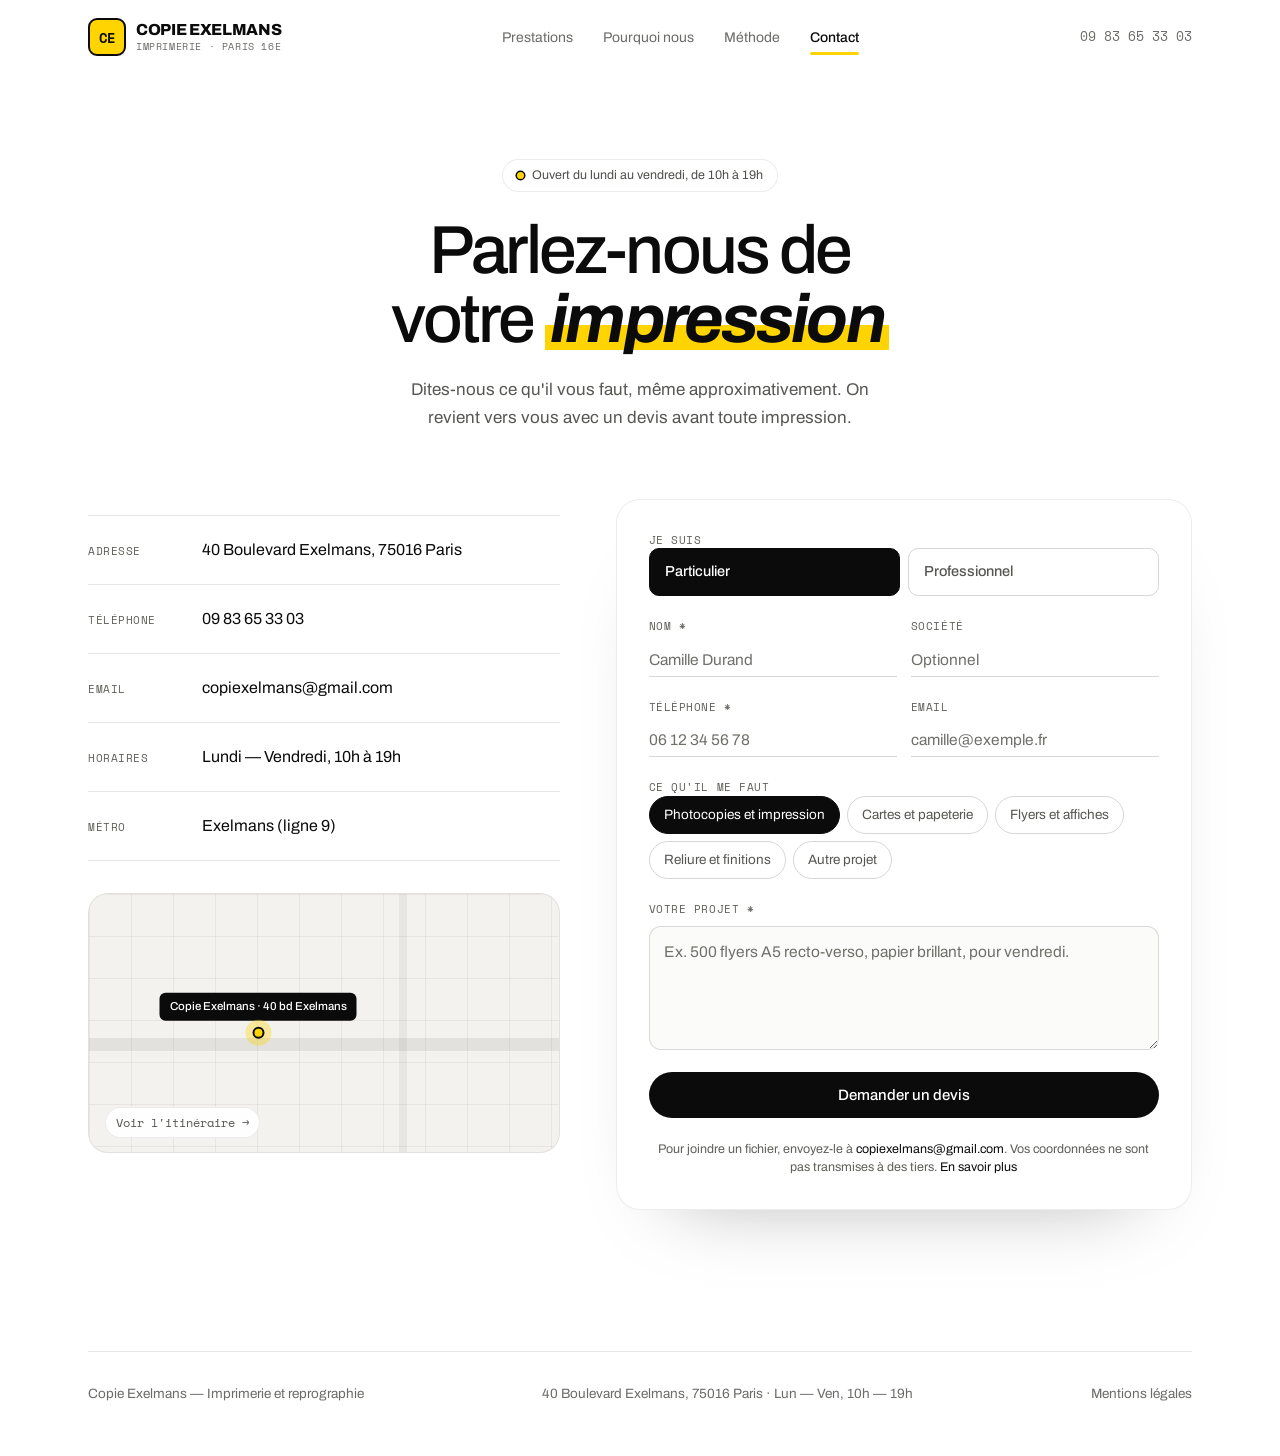
<file: contact.html>
<!DOCTYPE html>
<html lang="fr">
<head>
<meta charset="utf-8">
<meta name="viewport" content="width=device-width, initial-scale=1">
<title>Contact et devis — Copie Exelmans · Imprimerie Paris 16e</title>
<meta name="description" content="Demandez un devis d'impression à Copie Exelmans, 40 boulevard Exelmans, 75016 Paris. 09 83 65 33 03 · copiexelmans@gmail.com.">
<meta name="theme-color" content="#ffd400">

<link rel="icon" href="assets/img/favicon.svg" type="image/svg+xml">

<link rel="preconnect" href="https://fonts.googleapis.com">
<link rel="preconnect" href="https://fonts.gstatic.com" crossorigin>
<link href="https://fonts.googleapis.com/css2?family=Archivo:wght@400;500;600;700;800&family=Space+Mono:wght@400;700&display=swap" rel="stylesheet">
<link rel="stylesheet" href="assets/css/style.css?v=2">
</head>
<body>

<div class="scroll-progress" aria-hidden="true"></div>
<a class="skip-link" href="#main">Aller au contenu</a>

<header class="site-header">
  <div class="container header-inner">
    <a class="brand" href="index.html" aria-label="Copie Exelmans, accueil">
      <span class="brand-mark" aria-hidden="true">CE</span>
      <span class="brand-name">Copie Exelmans<small>Imprimerie · Paris 16e</small></span>
    </a>

    <nav class="nav" id="site-nav" aria-label="Navigation principale">
      <a href="catalogue.html">Prestations</a>
      <a href="index.html#pourquoi">Pourquoi nous</a>
      <a href="index.html#process">Méthode</a>
      <a aria-current="page" href="contact.html">Contact</a>
    </nav>

    <div class="header-actions">
      <a class="header-tel" href="tel:+33983653303">09 83 65 33 03</a>
    </div>

    <button class="burger" type="button" aria-expanded="false" aria-controls="site-nav" aria-label="Ouvrir le menu">
      <span></span><span></span><span></span>
    </button>
  </div>
</header>

<main id="main">

  <section class="container center" style="padding-top: clamp(48px, 7vw, 84px);">
    <span class="badge">
      <span class="dot" aria-hidden="true"></span>
      Ouvert du lundi au vendredi, de 10h à 19h
    </span>
    <h1 class="h-page" style="max-width: 700px;">Parlez-nous de votre <span class="grad">impression</span></h1>
    <p class="lead" style="max-width: 480px;">
      Dites-nous ce qu'il vous faut, même approximativement. On revient vers vous avec un devis
      avant toute impression.
    </p>
  </section>

  <div class="container">
    <div class="contact-grid reveal">

      <!-- ===================== COORDONNÉES ===================== -->
      <div>
        <dl class="infos">
          <div class="info">
            <dt>Adresse</dt>
            <dd>40 Boulevard Exelmans, 75016 Paris</dd>
          </div>
          <div class="info">
            <dt>Téléphone</dt>
            <dd><a href="tel:+33983653303">09 83 65 33 03</a></dd>
          </div>
          <div class="info">
            <dt>Email</dt>
            <dd><a href="mailto:copiexelmans@gmail.com">copiexelmans@gmail.com</a></dd>
          </div>
          <div class="info">
            <dt>Horaires</dt>
            <dd>Lundi — Vendredi, 10h à 19h</dd>
          </div>
          <div class="info">
            <dt>Métro</dt>
            <dd>Exelmans (ligne 9)</dd>
          </div>
        </dl>

        <!--
          Plan stylisé, cliquable vers Google Maps : aucun script tiers, donc
          aucun cookie ni bandeau de consentement à gérer.
        -->
        <a class="map"
           href="https://www.google.fr/maps/place/Imprimerie+Exelmans/@48.8417298,2.2611747,17z/data=!3m1!4b1!4m6!3m5!1s0x47e67abcb924ce7d:0xdd89add92006c4fa!8m2!3d48.8417298!4d2.2637496!16s%2Fg%2F11csrhh3yn"
           target="_blank" rel="noopener"
           aria-label="Ouvrir l'itinéraire vers le 40 boulevard Exelmans, 75016 Paris, dans une nouvelle fenêtre">
          <span class="map-road-h" aria-hidden="true"></span>
          <span class="map-road-v" aria-hidden="true"></span>
          <span class="map-pin" aria-hidden="true">
            <b>Copie Exelmans · 40 bd Exelmans</b>
            <i></i>
          </span>
          <span class="map-link">Voir l'itinéraire →</span>
        </a>
      </div>

      <!-- ===================== FORMULAIRE ===================== -->
      <div class="form-card">

        <form class="form" id="contact-form" method="post" action="mailto:copiexelmans@gmail.com" enctype="text/plain">

          <p class="form-error" id="contact-error" role="alert" hidden></p>

          <fieldset class="group" style="border: 0; padding: 0; margin: 0; min-width: 0;">
            <legend class="group-label" style="padding: 0;">Je suis</legend>
            <div class="chips chips--profile">
              <label class="chip">
                <input type="radio" name="profil" value="Particulier" checked>
                <span>Particulier</span>
              </label>
              <label class="chip">
                <input type="radio" name="profil" value="Professionnel">
                <span>Professionnel</span>
              </label>
            </div>
          </fieldset>

          <div class="field-row">
            <label class="field">
              <span class="field-label">Nom *</span>
              <input type="text" name="nom" placeholder="Camille Durand" autocomplete="name" required>
            </label>
            <label class="field">
              <span class="field-label">Société</span>
              <input type="text" name="societe" placeholder="Optionnel" autocomplete="organization">
            </label>
          </div>

          <div class="field-row">
            <label class="field">
              <span class="field-label">Téléphone *</span>
              <input type="tel" name="telephone" placeholder="06 12 34 56 78" autocomplete="tel" required>
            </label>
            <label class="field">
              <span class="field-label">Email</span>
              <input type="email" name="email" placeholder="camille@exemple.fr" autocomplete="email">
            </label>
          </div>

          <fieldset class="group" style="border: 0; padding: 0; margin: 0; min-width: 0;">
            <legend class="group-label" style="padding: 0;">Ce qu'il me faut</legend>
            <div class="chips">
              <label class="chip">
                <input type="checkbox" name="besoins" value="Photocopies et impression" checked>
                <span>Photocopies et impression</span>
              </label>
              <label class="chip">
                <input type="checkbox" name="besoins" value="Cartes et papeterie">
                <span>Cartes et papeterie</span>
              </label>
              <label class="chip">
                <input type="checkbox" name="besoins" value="Flyers et affiches">
                <span>Flyers et affiches</span>
              </label>
              <label class="chip">
                <input type="checkbox" name="besoins" value="Reliure et finitions">
                <span>Reliure et finitions</span>
              </label>
              <label class="chip">
                <input type="checkbox" name="besoins" value="Autre projet">
                <span>Autre projet</span>
              </label>
            </div>
          </fieldset>

          <label class="field">
            <span class="field-label">Votre projet *</span>
            <textarea name="message" rows="4" required
              placeholder="Ex. 500 flyers A5 recto-verso, papier brillant, pour vendredi."></textarea>
          </label>

          <button class="btn btn--dark btn--block" type="submit">Demander un devis</button>

          <p class="form-note">
            Pour joindre un fichier, envoyez-le à
            <a href="mailto:copiexelmans@gmail.com">copiexelmans@gmail.com</a>.
            Vos coordonnées ne sont pas transmises à des tiers.
            <a href="mentions-legales.html#donnees">En savoir plus</a>
          </p>
        </form>

        <!-- Confirmation : affichée par main.js après envoi. -->
        <div class="success" id="contact-success" role="status" hidden>
          <span class="success-bar" aria-hidden="true"></span>
          <h2>Demande envoyée</h2>
          <p id="contact-success-text">
            Merci. Nous revenons vers vous avec un devis.
            Pour une urgence, appelez le 09 83 65 33 03.
          </p>
          <button class="btn btn--outline btn--sm" type="button" id="contact-reset">Envoyer une autre demande</button>
        </div>

      </div>
    </div>
  </div>

</main>

<footer class="container">
  <div class="footer-simple">
    <span>Copie Exelmans — Imprimerie et reprographie</span>
    <span>40 Boulevard Exelmans, 75016 Paris · Lun — Ven, 10h — 19h</span>
    <span><a href="mentions-legales.html">Mentions légales</a></span>
  </div>
</footer>

<!-- Raccourcis affichés après le premier écran (gérés par main.js). -->
<button class="to-top" type="button" aria-label="Revenir en haut de la page">
  <svg viewBox="0 0 24 24" fill="none" stroke="currentColor" stroke-width="2"
       stroke-linecap="round" stroke-linejoin="round" aria-hidden="true">
    <path d="M12 19V5M5 12l7-7 7 7"></path>
  </svg>
</button>

<div class="mobile-bar" aria-label="Actions rapides">
  <a class="btn btn--outline" href="tel:+33983653303">Appeler</a>
  <a class="btn btn--accent" href="#contact-form">Aller au formulaire</a>
</div>

<script src="assets/js/main.js?v=2" defer></script>
</body>
</html>
</file>
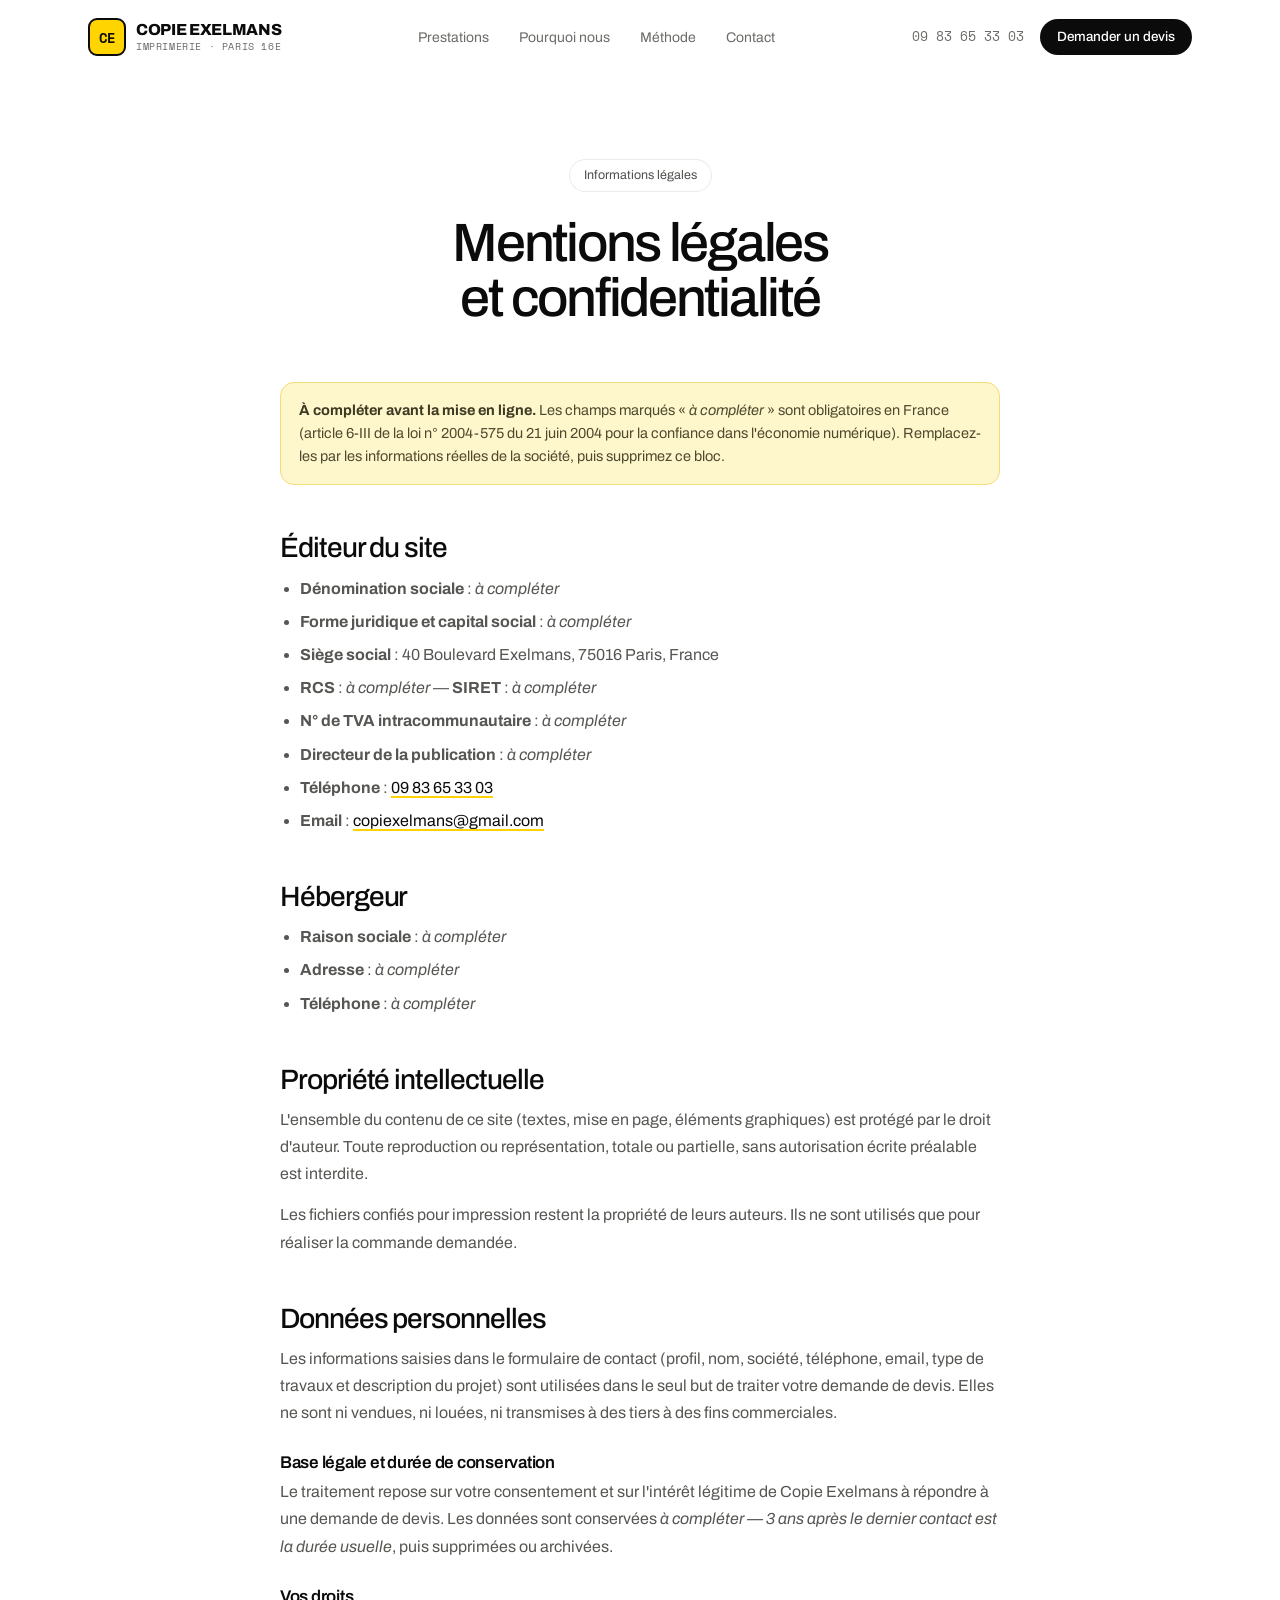
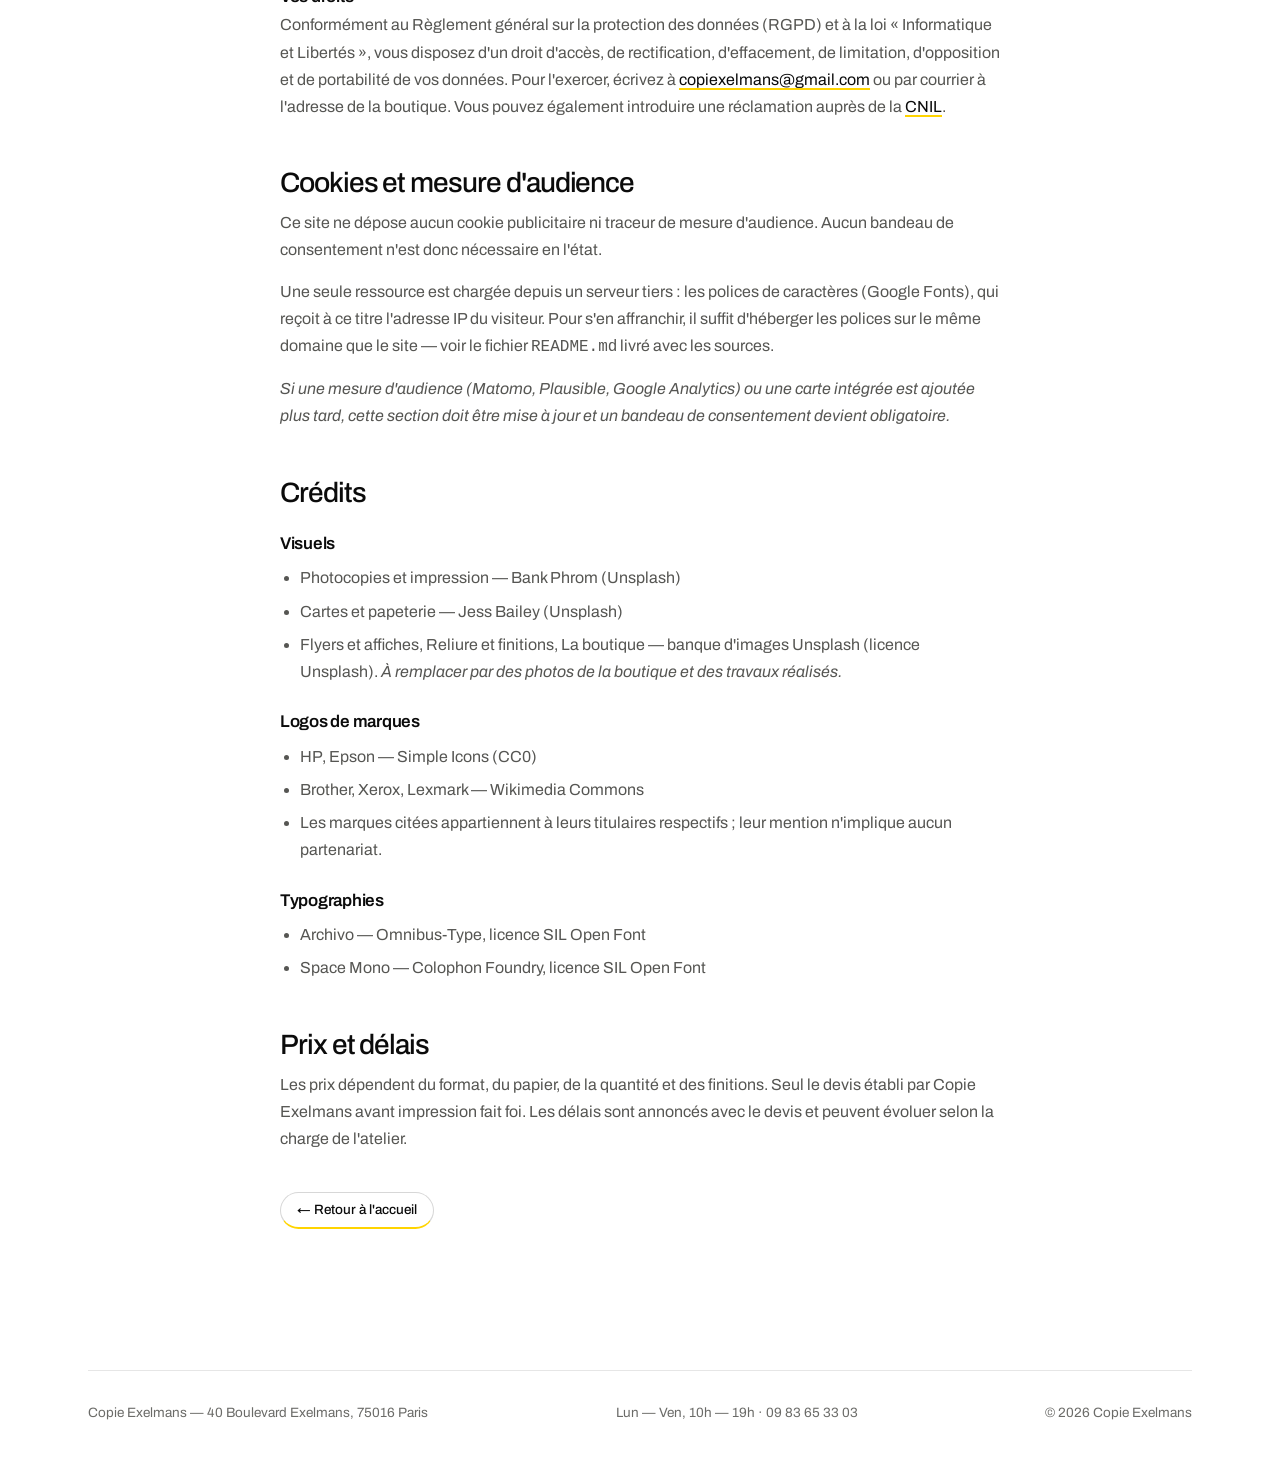
<file: mentions-legales.html>
<!DOCTYPE html>
<html lang="fr">
<head>
<meta charset="utf-8">
<meta name="viewport" content="width=device-width, initial-scale=1">
<title>Mentions légales et confidentialité — Copie Exelmans</title>
<meta name="description" content="Mentions légales, données personnelles et crédits du site Copie Exelmans, imprimerie au 40 boulevard Exelmans, Paris 16e.">
<meta name="robots" content="noindex">
<meta name="theme-color" content="#ffd400">

<link rel="icon" href="assets/img/favicon.svg" type="image/svg+xml">

<link rel="preconnect" href="https://fonts.googleapis.com">
<link rel="preconnect" href="https://fonts.gstatic.com" crossorigin>
<link href="https://fonts.googleapis.com/css2?family=Archivo:wght@400;500;600;700;800&family=Space+Mono:wght@400;700&display=swap" rel="stylesheet">
<link rel="stylesheet" href="assets/css/style.css?v=2">
</head>
<body>

<div class="scroll-progress" aria-hidden="true"></div>

<a class="skip-link" href="#main">Aller au contenu</a>

<header class="site-header">
  <div class="container header-inner">
    <a class="brand" href="index.html" aria-label="Copie Exelmans, accueil">
      <span class="brand-mark" aria-hidden="true">CE</span>
      <span class="brand-name">Copie Exelmans<small>Imprimerie · Paris 16e</small></span>
    </a>

    <nav class="nav" id="site-nav" aria-label="Navigation principale">
      <a href="catalogue.html">Prestations</a>
      <a href="index.html#pourquoi">Pourquoi nous</a>
      <a href="index.html#process">Méthode</a>
      <a href="contact.html">Contact</a>
    </nav>

    <div class="header-actions">
      <a class="header-tel" href="tel:+33983653303">09 83 65 33 03</a>
      <a class="btn btn--dark btn--sm" href="contact.html">Demander un devis</a>
    </div>

    <button class="burger" type="button" aria-expanded="false" aria-controls="site-nav" aria-label="Ouvrir le menu">
      <span></span><span></span><span></span>
    </button>
  </div>
</header>

<main id="main">
  <section class="container" style="padding-top: clamp(48px, 7vw, 84px);">
    <div class="center">
      <span class="badge">Informations légales</span>
      <h1 class="h-page" style="max-width: 640px; font-size: clamp(32px, 4.6vw, 54px);">Mentions légales et confidentialité</h1>
    </div>

    <div class="prose" style="margin-top: 56px;">

      <div class="todo">
        <strong>À compléter avant la mise en ligne.</strong> Les champs marqués
        « <em>à compléter</em> » sont obligatoires en France (article 6-III de la loi
        n° 2004-575 du 21 juin 2004 pour la confiance dans l'économie numérique).
        Remplacez-les par les informations réelles de la société, puis supprimez ce bloc.
      </div>

      <h2 id="editeur">Éditeur du site</h2>
      <ul>
        <li><strong>Dénomination sociale</strong> : <em>à compléter</em></li>
        <li><strong>Forme juridique et capital social</strong> : <em>à compléter</em></li>
        <li><strong>Siège social</strong> : 40 Boulevard Exelmans, 75016 Paris, France</li>
        <li><strong>RCS</strong> : <em>à compléter</em> — <strong>SIRET</strong> : <em>à compléter</em></li>
        <li><strong>N° de TVA intracommunautaire</strong> : <em>à compléter</em></li>
        <li><strong>Directeur de la publication</strong> : <em>à compléter</em></li>
        <li><strong>Téléphone</strong> : <a href="tel:+33983653303">09 83 65 33 03</a></li>
        <li><strong>Email</strong> : <a href="mailto:copiexelmans@gmail.com">copiexelmans@gmail.com</a></li>
      </ul>

      <h2 id="hebergeur">Hébergeur</h2>
      <ul>
        <li><strong>Raison sociale</strong> : <em>à compléter</em></li>
        <li><strong>Adresse</strong> : <em>à compléter</em></li>
        <li><strong>Téléphone</strong> : <em>à compléter</em></li>
      </ul>

      <h2 id="propriete">Propriété intellectuelle</h2>
      <p>
        L'ensemble du contenu de ce site (textes, mise en page, éléments graphiques) est protégé
        par le droit d'auteur. Toute reproduction ou représentation, totale ou partielle, sans
        autorisation écrite préalable est interdite.
      </p>
      <p>
        Les fichiers confiés pour impression restent la propriété de leurs auteurs. Ils ne sont
        utilisés que pour réaliser la commande demandée.
      </p>

      <h2 id="donnees">Données personnelles</h2>
      <p>
        Les informations saisies dans le formulaire de contact (profil, nom, société, téléphone,
        email, type de travaux et description du projet) sont utilisées dans le seul but de
        traiter votre demande de devis. Elles ne sont ni vendues, ni louées, ni transmises à des
        tiers à des fins commerciales.
      </p>

      <h3>Base légale et durée de conservation</h3>
      <p>
        Le traitement repose sur votre consentement et sur l'intérêt légitime de Copie Exelmans
        à répondre à une demande de devis. Les données sont conservées
        <em>à compléter — 3 ans après le dernier contact est la durée usuelle</em>, puis
        supprimées ou archivées.
      </p>

      <h3>Vos droits</h3>
      <p>
        Conformément au Règlement général sur la protection des données (RGPD) et à la loi
        « Informatique et Libertés », vous disposez d'un droit d'accès, de rectification,
        d'effacement, de limitation, d'opposition et de portabilité de vos données. Pour
        l'exercer, écrivez à <a href="mailto:copiexelmans@gmail.com">copiexelmans@gmail.com</a>
        ou par courrier à l'adresse de la boutique. Vous pouvez également introduire une
        réclamation auprès de la <a href="https://www.cnil.fr" target="_blank" rel="noopener">CNIL</a>.
      </p>

      <h2 id="cookies">Cookies et mesure d'audience</h2>
      <p>
        Ce site ne dépose aucun cookie publicitaire ni traceur de mesure d'audience. Aucun
        bandeau de consentement n'est donc nécessaire en l'état.
      </p>
      <p>
        Une seule ressource est chargée depuis un serveur tiers : les polices de caractères
        (Google Fonts), qui reçoit à ce titre l'adresse IP du visiteur. Pour s'en affranchir,
        il suffit d'héberger les polices sur le même domaine que le site — voir le fichier
        <code>README.md</code> livré avec les sources.
      </p>
      <p>
        <em>Si une mesure d'audience (Matomo, Plausible, Google Analytics) ou une carte
        intégrée est ajoutée plus tard, cette section doit être mise à jour et un bandeau
        de consentement devient obligatoire.</em>
      </p>

      <h2 id="credits">Crédits</h2>
      <h3>Visuels</h3>
      <ul>
        <li>Photocopies et impression — Bank Phrom (Unsplash)</li>
        <li>Cartes et papeterie — Jess Bailey (Unsplash)</li>
        <li>Flyers et affiches, Reliure et finitions, La boutique — banque d'images Unsplash
          (licence Unsplash). <em>À remplacer par des photos de la boutique et des travaux réalisés.</em></li>
      </ul>
      <h3>Logos de marques</h3>
      <ul>
        <li>HP, Epson — Simple Icons (CC0)</li>
        <li>Brother, Xerox, Lexmark — Wikimedia Commons</li>
        <li>Les marques citées appartiennent à leurs titulaires respectifs ; leur mention
          n'implique aucun partenariat.</li>
      </ul>
      <h3>Typographies</h3>
      <ul>
        <li>Archivo — Omnibus-Type, licence SIL Open Font</li>
        <li>Space Mono — Colophon Foundry, licence SIL Open Font</li>
      </ul>

      <h2 id="prix">Prix et délais</h2>
      <p>
        Les prix dépendent du format, du papier, de la quantité et des finitions. Seul le devis
        établi par Copie Exelmans avant impression fait foi. Les délais sont annoncés avec le
        devis et peuvent évoluer selon la charge de l'atelier.
      </p>

      <p style="margin-top: 40px;">
        <a class="btn btn--outline btn--sm" href="index.html">← Retour à l'accueil</a>
      </p>
    </div>
  </section>
</main>

<footer class="container">
  <div class="footer-simple">
    <span>Copie Exelmans — 40 Boulevard Exelmans, 75016 Paris</span>
    <span>Lun — Ven, 10h — 19h · <a href="tel:+33983653303">09 83 65 33 03</a></span>
    <span>© <span data-year>2026</span> Copie Exelmans</span>
  </div>
</footer>

<!-- Raccourcis affichés après le premier écran (gérés par main.js). -->
<button class="to-top" type="button" aria-label="Revenir en haut de la page">
  <svg viewBox="0 0 24 24" fill="none" stroke="currentColor" stroke-width="2"
       stroke-linecap="round" stroke-linejoin="round" aria-hidden="true">
    <path d="M12 19V5M5 12l7-7 7 7"></path>
  </svg>
</button>

<div class="mobile-bar" aria-label="Actions rapides">
  <a class="btn btn--outline" href="tel:+33983653303">Appeler</a>
  <a class="btn btn--accent" href="contact.html">Demander un devis</a>
</div>

<script src="assets/js/main.js?v=2" defer></script>
</body>
</html>
</file>
<file: assets/css/style.css>
/* =========================================================================
   Copie Exelmans — feuille de style unique
   Direction artistique noir, blanc et jaune (jaune d'imprimerie).
   Sommaire :
     01. Tokens          06. Boutons & liens      11. Chiffres / avis
     02. Base & reset    07. En-tête              12. Marque déroulante
     03. Mise en page    08. Accueil — héro       13. FAQ
     04. Typographie     09. Catalogue (cartes)   14. Magasin / CTA / pied
     05. Animations      10. Pourquoi / Méthode   15. Pages catalogue & contact
   ========================================================================= */

/* 01. Tokens ------------------------------------------------------------ */
:root {
  /* Couleurs */
  --bg: #ffffff;
  --surface: #fff;
  --surface-2: #f6f6f2;
  --ink: #0b0b0b;
  --ink-2: #565653;
  --ink-3: #6b6b68;
  --ink-4: #5f5f5a;
  --ink-5: #4f4f4c;

  --line: rgba(11, 11, 11, 0.07);
  --line-2: rgba(11, 11, 11, 0.1);
  --line-3: rgba(11, 11, 11, 0.16);

  /* Palette de marque : noir, blanc, jaune.
     Le jaune ne sert jamais de couleur de texte sur fond blanc (contraste
     insuffisant) : il sert de fond, de surlignage, de filet ou de pastille. */
  --yellow: #ffd400;
  --yellow-2: #ffe55c;
  --yellow-soft: #fff7cc;
  --yellow-line: #f0dc7a;
  --accent: var(--ink);

  /* Bande « chantier » noir/jaune, l'équivalent du filet arc-en-ciel. */
  --stripes: repeating-linear-gradient(-45deg, var(--yellow) 0 10px, var(--ink) 10px 20px);

  /* Typographie */
  --sans: "Archivo", "Segoe UI", Helvetica, Arial, sans-serif;
  --mono: "Space Mono", ui-monospace, "SFMono-Regular", Consolas, monospace;

  /* Rythme */
  --wrap: 1160px;
  --gutter: clamp(20px, 4vw, 28px);
  --section: clamp(84px, 11vw, 150px);
  --radius: 22px;
  --radius-lg: 26px;

  /* Mouvement */
  --ease: cubic-bezier(0.2, 0.7, 0.2, 1);

  color-scheme: light;
}

/* 02. Base & reset ------------------------------------------------------ */
*,
*::before,
*::after { box-sizing: border-box; }

html { -webkit-text-size-adjust: 100%; }

@media (prefers-reduced-motion: no-preference) {
  html { scroll-behavior: smooth; }
}

body {
  margin: 0;
  background: var(--bg);
  color: var(--ink);
  font-family: var(--sans);
  font-size: 16px;
  line-height: 1.5;
  -webkit-font-smoothing: antialiased;
  text-rendering: optimizeLegibility;
  overflow-x: hidden;
}

img,
svg { display: block; max-width: 100%; }

a {
  color: var(--ink);
  text-decoration: none;
  transition: color 0.2s ease, border-color 0.2s ease, opacity 0.2s ease;
}

a:hover { color: var(--ink); }

button { font: inherit; color: inherit; }

:focus-visible {
  outline: 2px solid var(--ink);
  outline-offset: 3px;
  border-radius: 4px;
}

::selection { background: var(--yellow); color: var(--ink); }

.skip-link {
  position: absolute;
  left: 12px;
  top: -60px;
  z-index: 100;
  background: var(--ink);
  color: #fff;
  padding: 10px 16px;
  border-radius: 999px;
  font-size: 14px;
  transition: top 0.2s ease;
}

.skip-link:focus { top: 12px; color: #fff; }

.visually-hidden {
  position: absolute !important;
  width: 1px;
  height: 1px;
  margin: -1px;
  padding: 0;
  overflow: hidden;
  clip: rect(0 0 0 0);
  clip-path: inset(50%);
  white-space: nowrap;
}

/* 03. Mise en page ------------------------------------------------------ */
.container {
  width: 100%;
  max-width: var(--wrap);
  margin: 0 auto;
  padding: 0 var(--gutter);
}

.section { padding-top: var(--section); }
.section--tight { padding-top: clamp(64px, 8vw, 104px); }
.section--last { padding-bottom: var(--section); }
.center { text-align: center; }

/* L'en-tête est collant : on décale la cible des ancres d'autant. */
[id] { scroll-margin-top: 96px; }

/* 04. Typographie ------------------------------------------------------- */
h1, h2, h3, h4 {
  margin: 0;
  font-weight: 500;
  letter-spacing: -0.038em;
  line-height: 1.04;
  text-wrap: balance;
}

.h-hero {
  font-size: clamp(38px, 6.6vw, 82px);
  line-height: 1.01;
  letter-spacing: -0.042em;
  max-width: 940px;
  margin: 26px auto 0;
}

.h-page {
  font-size: clamp(34px, 5.6vw, 68px);
  line-height: 1.02;
  letter-spacing: -0.042em;
  margin: 24px auto 0;
}

.h-section { font-size: clamp(30px, 4.6vw, 56px); }
.h-sub { font-size: clamp(28px, 4vw, 48px); line-height: 1.05; }

.lead {
  margin: 22px auto 0;
  font-size: clamp(16px, 1.6vw, 17px);
  line-height: 1.6;
  color: var(--ink-2);
  text-wrap: pretty;
}

.lead--narrow { max-width: 540px; }

p { margin: 0; }

/* Les césures voulues par la maquette n'ont de sens qu'à partir d'une
   certaine largeur ; en dessous on laisse le texte couler naturellement. */
.br-md { display: none; }

@media (min-width: 700px) {
  .br-md { display: inline; }
}

/* Mot surligné au marqueur jaune, comme sur une épreuve corrigée. */
.grad {
  font-style: italic;
  font-weight: 700;
  padding: 0 0.08em;
  background: linear-gradient(transparent 58%, var(--yellow) 58%, var(--yellow) 92%, transparent 92%);
  -webkit-box-decoration-break: clone;
  box-decoration-break: clone;
}

.mono {
  font-family: var(--mono);
  font-size: 13px;
  color: var(--ink-3);
}

.eyebrow {
  font-family: var(--mono);
  font-size: 11.5px;
  letter-spacing: 0.05em;
  text-transform: uppercase;
  color: var(--ink-3);
}

.badge {
  display: inline-flex;
  align-items: center;
  gap: 8px;
  background: var(--surface);
  border: 1px solid rgba(11, 11, 11, 0.08);
  padding: 6px 14px;
  border-radius: 999px;
  font-size: 12.5px;
  color: var(--ink-5);
}

.badge--glass {
  background: rgba(255, 255, 255, 0.8);
  border-color: var(--line);
  -webkit-backdrop-filter: blur(6px);
  backdrop-filter: blur(6px);
}

.dot {
  width: 7px;
  height: 7px;
  border-radius: 50%;
  background: var(--yellow);
  box-shadow: 0 0 0 1.5px var(--ink);
  flex: none;
}

.rainbow-bar {
  height: 8px;
  width: 210px;
  margin: 0 auto 40px;
  border-radius: 999px;
  background: var(--stripes);
}

/* 05. Animations -------------------------------------------------------- */
@keyframes cx-marquee {
  from { transform: translateX(0); }
  to { transform: translateX(-50%); }
}

@keyframes cx-rise {
  from { opacity: 0; transform: translateY(16px); }
  to { opacity: 1; transform: none; }
}

/* Le contenu n'est masqué que si le JS est bien là pour le réafficher :
   `is-armed` est posé par main.js, jamais par le HTML. */
.reveal {
  transition: opacity 0.75s var(--ease), transform 0.75s var(--ease), filter 0.75s ease;
  transition-delay: var(--d, 0ms);
}

.reveal.is-armed {
  opacity: 0;
  transform: translateY(22px);
  filter: blur(3px);
  will-change: opacity, transform;
}

.reveal.is-in {
  opacity: 1;
  transform: none;
  filter: none;
}

@media (prefers-reduced-motion: reduce) {
  .reveal,
  .reveal.is-armed,
  .reveal.is-in {
    opacity: 1 !important;
    transform: none !important;
    filter: none !important;
    transition: none !important;
  }
  .hero-inner { animation: none !important; }
  .marquee-track { animation: none !important; }
  .cta-glow { animation: none !important; }
  * { scroll-behavior: auto !important; }

  [data-seq-item],
  [data-seq-item].is-armed,
  [data-seq-item].is-in {
    opacity: 1 !important;
    transform: none !important;
    transition: none !important;
  }

  .quote-row::after { animation: none !important; opacity: 0 !important; }
  .quote-row::before { transform: scaleY(1) !important; }
}

/* 06. Boutons & liens --------------------------------------------------- */
.btn {
  display: inline-flex;
  align-items: center;
  justify-content: center;
  gap: 8px;
  border: 1px solid transparent;
  border-radius: 999px;
  padding: 13px 24px;
  font-size: 15px;
  font-weight: 500;
  line-height: 1.2;
  white-space: nowrap;
  cursor: pointer;
  transition: background 0.25s ease, color 0.25s ease, transform 0.25s var(--ease),
    box-shadow 0.25s ease, border-color 0.25s ease;
}

.btn--dark {
  background: var(--ink);
  color: #fff;
}

.btn--dark:hover,
.btn--dark:focus-visible {
  background: var(--yellow);
  color: var(--ink);
  transform: translateY(-2px);
  box-shadow: 0 14px 26px -14px rgba(255, 212, 0, 0.55);
}

.btn--outline {
  background: none;
  border-color: var(--line-3);
  color: var(--ink);
}

.btn--outline:hover {
  border-color: var(--ink);
  color: var(--accent);
}

/* Jaune de marque : bouton principal sur fond sombre et barre mobile. */
.btn--accent {
  background: var(--yellow);
  color: var(--ink);
  box-shadow: 0 12px 26px -16px rgba(255, 212, 0, 0.9);
}

.btn--accent:hover,
.btn--accent:focus-visible {
  background: var(--yellow-2);
  color: var(--ink);
  transform: translateY(-2px);
  box-shadow: 0 18px 34px -14px rgba(255, 212, 0, 0.75);
}

.btn--ghost {
  background: rgba(255, 255, 255, 0.08);
  border-color: rgba(255, 255, 255, 0.26);
  color: #fff;
}

.btn--ghost:hover,
.btn--ghost:focus-visible {
  background: rgba(255, 255, 255, 0.16);
  border-color: #fff;
  color: #fff;
  transform: translateY(-2px);
}

.btn--sm { padding: 9px 16px; font-size: 13.5px; }
.btn--lg { padding: 14px 26px; font-size: 15.5px; }
.btn--block { width: 100%; }

.link-u {
  border-bottom: 1px solid rgba(11, 11, 11, 0.2);
  padding-bottom: 2px;
  color: var(--ink-2);
  font-size: 15px;
}

.link-u:hover {
  color: var(--ink);
  border-color: var(--ink);
}

.link-u--mono {
  font-family: var(--mono);
  color: var(--ink);
  font-size: 15.5px;
}

.actions {
  display: flex;
  justify-content: center;
  align-items: center;
  gap: 18px;
  margin-top: 30px;
  flex-wrap: wrap;
}

/* 07. En-tête ----------------------------------------------------------- */
.site-header {
  position: sticky;
  top: 0;
  z-index: 50;
  background: rgba(255, 255, 255, 0.86);
  -webkit-backdrop-filter: saturate(180%) blur(12px);
  backdrop-filter: saturate(180%) blur(12px);
  border-bottom: 1px solid transparent;
  transition: border-color 0.3s ease, background 0.3s ease;
}

.site-header.is-stuck { border-bottom-color: var(--line); }

.header-inner {
  display: flex;
  align-items: center;
  gap: 16px;
  padding-top: 18px;
  padding-bottom: 18px;
}

.brand { display: flex; align-items: center; flex: none; }

.brand img {
  height: 34px;
  width: auto;
  transition: transform 0.3s var(--ease);
}

.brand:hover img { transform: scale(1.04); }

.nav {
  display: flex;
  align-items: center;
  gap: 30px;
  margin: 0 auto;
  font-size: 14px;
}

.nav a {
  position: relative;
  color: var(--ink-3);
  white-space: nowrap;
}

.nav a:hover { color: var(--ink); }

.nav a[aria-current="page"] {
  color: var(--ink);
  font-weight: 500;
}

/* Soulignement jaune qui se déploie depuis la gauche. */
@media (min-width: 1000px) {
  .nav a::after {
    content: "";
    position: absolute;
    left: 0;
    right: 0;
    bottom: -7px;
    height: 3px;
    border-radius: 2px;
    background: var(--yellow);
    transform: scaleX(0);
    transform-origin: 0 50%;
    transition: transform 0.32s var(--ease);
  }

  .nav a:hover::after,
  .nav a:focus-visible::after,
  .nav a[aria-current="page"]::after { transform: scaleX(1); }
}

.header-actions {
  display: flex;
  align-items: center;
  gap: 16px;
  flex: none;
}

.header-tel {
  font-family: var(--mono);
  font-size: 13px;
  color: var(--ink-3);
  white-space: nowrap;
}

.header-tel:hover { color: var(--ink); }

.burger {
  display: none;
  width: 42px;
  height: 42px;
  border: 1px solid var(--line-2);
  border-radius: 12px;
  background: var(--surface);
  cursor: pointer;
  padding: 0;
  place-items: center;
  flex: none;
}

.burger span {
  display: block;
  width: 17px;
  height: 1.5px;
  background: var(--ink);
  border-radius: 2px;
  transition: transform 0.28s var(--ease), opacity 0.2s ease;
}

.burger span + span { margin-top: 4px; }

.burger[aria-expanded="true"] span:nth-child(1) { transform: translateY(5.5px) rotate(45deg); }
.burger[aria-expanded="true"] span:nth-child(2) { opacity: 0; }
.burger[aria-expanded="true"] span:nth-child(3) { transform: translateY(-5.5px) rotate(-45deg); }

@media (max-width: 999px) {
  .burger { display: grid; }

  .nav {
    position: absolute;
    left: var(--gutter);
    right: var(--gutter);
    top: calc(100% + 8px);
    margin: 0;
    flex-direction: column;
    align-items: stretch;
    gap: 0;
    padding: 8px;
    background: var(--surface);
    border: 1px solid var(--line);
    border-radius: 18px;
    box-shadow: 0 30px 60px -40px rgba(11, 11, 11, 0.5);
    font-size: 16px;
    opacity: 0;
    transform: translateY(-8px);
    pointer-events: none;
    transition: opacity 0.22s ease, transform 0.22s var(--ease);
  }

  .nav.is-open {
    opacity: 1;
    transform: none;
    pointer-events: auto;
  }

  .nav a {
    padding: 13px 14px;
    border-radius: 12px;
    color: var(--ink);
  }

  .nav a:hover { background: var(--surface-2); }

  .nav a + a { border-top: 1px solid var(--line); }

  .header-inner { position: relative; }
  .header-tel { display: none; }
  /* Sans la nav dans le flux, c'est ce bloc qui pousse le burger à droite. */
  .header-actions { margin-left: auto; }
}

@media (max-width: 359px) {
  .header-actions .btn { display: none; }
  .brand img { height: 30px; }
}

/* 08. Accueil — héro ---------------------------------------------------- */
.hero {
  position: relative;
  padding-top: clamp(56px, 8vw, 96px);
  text-align: center;
  overflow: clip;
}

/* Le halo est cadré sur la largeur de contenu, comme dans la maquette,
   et non sur toute la largeur de la fenêtre. */
.hero > .container { position: relative; }

.hero-halo {
  position: absolute;
  inset: 60px 0 auto;
  height: 460px;
  pointer-events: none;
  opacity: 0.9;
  background: radial-gradient(circle, var(--yellow) 2.6px, transparent 3px) 0 0 / 18px 18px;
  -webkit-mask-image: radial-gradient(60% 70% at 50% 45%, #000 0%, rgba(0, 0, 0, 0.55) 45%, transparent 75%);
  mask-image: radial-gradient(60% 70% at 50% 45%, #000 0%, rgba(0, 0, 0, 0.55) 45%, transparent 75%);
}

.hero-inner {
  position: relative;
  animation: cx-rise 0.8s var(--ease) both;
}

/* Devis d'exemple ------------------------------------------------------- */
.quote {
  position: relative;
  margin: clamp(40px, 6vw, 62px) auto 0;
  max-width: 880px;
  text-align: left;
  background: var(--surface);
  border: 1px solid var(--line);
  border-radius: var(--radius);
  box-shadow: 0 40px 80px -56px rgba(11, 11, 11, 0.45), 0 2px 6px -2px rgba(11, 11, 11, 0.05);
  overflow: hidden;
}

.quote-head {
  display: flex;
  align-items: center;
  justify-content: space-between;
  gap: 12px;
  padding: 16px clamp(16px, 2.4vw, 22px);
  border-bottom: 1px solid var(--line);
  flex-wrap: wrap;
}

.quote-id {
  display: flex;
  align-items: center;
  gap: 10px;
  flex-wrap: wrap;
}

.quote-id img { height: 20px; width: auto; }

.quote-id strong {
  font-size: 14px;
  font-weight: 600;
  letter-spacing: -0.01em;
}

.quote-id span {
  font-family: var(--mono);
  font-size: 11.5px;
  color: var(--ink-3);
}

.tag-ok {
  display: inline-flex;
  align-items: center;
  gap: 7px;
  background: var(--yellow-soft);
  color: var(--ink);
  border: 1px solid var(--yellow-line);
  font-size: 12px;
  padding: 5px 11px;
  border-radius: 999px;
  white-space: nowrap;
}

.tag-ok .dot { width: 5px; height: 5px; }

.quote-grid {
  display: grid;
  grid-template-columns: minmax(0, 1fr) 78px 78px;
  align-items: center;
  gap: 0;
  padding: 15px clamp(16px, 2.4vw, 22px);
  border-bottom: 1px solid rgba(11, 11, 11, 0.06);
}

.quote-grid--head {
  padding-top: 12px;
  padding-bottom: 12px;
  font-family: var(--mono);
  font-size: 10px;
  letter-spacing: 0.04em;
  text-transform: uppercase;
  color: var(--ink-3);
}

/* Les cellules d'en-tête partagent l'alignement des prix, pas leur taille. */
.quote-grid--head .quote-price {
  font-size: inherit;
  font-weight: 400;
  color: inherit;
}

/* Chaque ligne du devis porte sa propre couleur (`--row-accent`, posée dans
   le HTML) : un liseré qui se déploie et un lavis qui balaie la ligne. */
.quote-row {
  position: relative;
  transition: background 0.25s ease;
}

.quote-row:hover { background: var(--surface-2); }

.quote-row::before {
  content: "";
  position: absolute;
  left: 0;
  top: 0;
  bottom: 0;
  width: 3px;
  background: var(--row-accent, var(--yellow));
  transform: scaleY(0);
  transform-origin: 50% 0;
  transition: transform 0.55s var(--ease), width 0.25s ease;
}

.quote-row.is-in::before { transform: scaleY(1); }
.quote-row:hover::before { width: 5px; }

.quote-row::after {
  content: "";
  position: absolute;
  inset: 0;
  pointer-events: none;
  opacity: 0;
  background: linear-gradient(90deg, var(--row-wash, rgba(255, 212, 0, 0.16)) 0%, transparent 60%);
}

.quote-row.is-in::after { animation: cx-wash 1.2s ease forwards; }

@keyframes cx-wash {
  0% { opacity: 0; }
  32% { opacity: 1; }
  100% { opacity: 0; }
}

/* Apparition séquencée (devis) : posée par main.js, jamais par le HTML. */
[data-seq-item] {
  transition: opacity 0.6s var(--ease), transform 0.6s var(--ease);
}

[data-seq-item].is-armed {
  opacity: 0;
  transform: translateX(-18px);
}

[data-seq-item].is-in {
  opacity: 1;
  transform: none;
}

.quote-name {
  display: block;
  font-size: 14.5px;
  font-weight: 500;
}

.quote-note {
  display: block;
  font-size: 12.5px;
  color: var(--ink-3);
  margin-top: 2px;
}

.quote-price {
  text-align: right;
  font-family: var(--mono);
  font-size: 13px;
  color: var(--ink);
  font-weight: 500;
}

.quote-price--old {
  color: var(--ink-4);
  font-weight: 400;
  text-decoration: line-through;
}

.quote-foot {
  display: flex;
  align-items: center;
  justify-content: space-between;
  gap: 14px;
  padding: 17px clamp(16px, 2.4vw, 22px);
  background: var(--surface-2);
  flex-wrap: wrap;
  font-size: 13.5px;
  color: var(--ink-2);
}

.save {
  display: flex;
  align-items: baseline;
  gap: 10px;
}

.save b {
  background: var(--yellow);
  color: var(--ink);
  font-size: 13px;
  font-weight: 700;
  padding: 4px 10px;
  border-radius: 6px;
}

.save span { font-family: var(--mono); font-size: 13px; color: var(--ink-3); }

.caption {
  font-size: 13px;
  color: var(--ink-3);
  margin: 16px auto 0;
  max-width: 460px;
  line-height: 1.5;
}

@media (min-width: 420px) {
  .quote-grid { grid-template-columns: minmax(0, 1fr) 96px 96px; }
  .quote-grid--head { font-size: 11px; letter-spacing: 0.05em; }
}

@media (min-width: 560px) {
  .quote-grid { grid-template-columns: minmax(0, 1fr) 118px 118px; }
}

/* Piliers --------------------------------------------------------------- */
.pillars {
  display: grid;
  gap: 0;
  padding-top: clamp(64px, 8vw, 104px);
}

.pillar {
  display: flex;
  gap: 14px;
  align-items: flex-start;
  min-width: 0;
  padding: 26px 0 0;
  border-top: 1px solid var(--line-2);
}

.pillar:first-child { padding-top: 0; border-top: 0; }

.pillar-chip {
  width: 30px;
  height: 30px;
  border-radius: 9px;
  flex: none;
  transition: transform 0.45s var(--ease), box-shadow 0.35s ease;
}

.pillar:hover .pillar-chip {
  transform: scale(1.14) rotate(-7deg);
  box-shadow: 0 10px 20px -10px rgba(11, 11, 11, 0.45);
}

.pillar-title { transition: color 0.25s ease; }
.pillar:hover .pillar-title { color: var(--accent); }

.pillar-title {
  display: block;
  font-size: 15px;
  font-weight: 600;
  letter-spacing: -0.01em;
}

.pillar-body {
  display: block;
  font-size: 14px;
  color: var(--ink-3);
  line-height: 1.55;
  margin-top: 5px;
}

@media (min-width: 820px) {
  .pillars { grid-template-columns: repeat(3, minmax(0, 1fr)); }

  .pillar {
    padding: 0 30px 0 30px;
    border-top: 0;
    border-left: 1px solid var(--line-2);
  }

  .pillar:first-child { padding-left: 0; border-left: 0; }
  .pillar:last-child { padding-right: 0; }
}

/* 09. Catalogue (cartes de famille) ------------------------------------- */
.cards {
  display: flex;
  flex-direction: column;
  gap: 16px;
  margin-top: 48px;
  text-align: left;
}

.card {
  display: block;
  background: var(--surface);
  border: 1px solid var(--line);
  border-radius: var(--radius);
  overflow: hidden;
  color: var(--ink);
  transition: border-color 0.3s ease, transform 0.35s var(--ease), box-shadow 0.35s ease;
}

.card:hover {
  color: var(--ink);
  border-color: rgba(255, 212, 0, 0.4);
  transform: translateY(-5px);
  box-shadow: 0 30px 54px -30px rgba(255, 212, 0, 0.4), 0 0 0 4px rgba(255, 212, 0, 0.06);
}

.card-title,
.card-name,
.count { transition: color 0.25s ease; }

.card:hover .card-title,
.card:hover .card-name,
.card:hover .count { color: var(--accent); }

.card--feature {
  display: grid;
  grid-template-columns: minmax(0, 1fr);
}

.card-body {
  padding: clamp(24px, 3vw, 30px);
  display: flex;
  flex-direction: column;
  justify-content: space-between;
  gap: 34px;
}

.card-title {
  font-weight: 600;
  font-size: 25px;
  letter-spacing: -0.028em;
  margin: 12px 0 0;
}

.card-text {
  font-size: 15px;
  line-height: 1.6;
  color: var(--ink-3);
  margin: 10px 0 0;
  max-width: 430px;
}

.card-foot {
  display: flex;
  align-items: flex-end;
  justify-content: space-between;
  gap: 20px;
  flex-wrap: wrap;
}

.ink-bars { display: flex; gap: 6px; }

.ink-bars span {
  width: 13px;
  height: 46px;
  border-radius: 4px;
}

.count {
  font-family: var(--mono);
  font-size: 12.5px;
  color: var(--ink);
  white-space: nowrap;
}

.media {
  position: relative;
  background: #f3f2ef;
  min-height: 220px;
  overflow: hidden;
}

.media img {
  position: absolute;
  inset: 0;
  width: 100%;
  height: 100%;
  object-fit: cover;
  transition: transform 0.6s var(--ease);
}

.card:hover .media img { transform: scale(1.03); }

.card-grid {
  display: grid;
  grid-template-columns: minmax(0, 1fr);
  gap: 16px;
}

.card--small {
  display: flex;
  flex-direction: column;
}

.card--small .media { height: 158px; min-height: 0; flex: none; }

.card--small .card-body {
  padding: 22px 26px 26px;
  gap: 12px;
  flex: 1;
}

.card-name {
  display: block;
  font-size: 19px;
  font-weight: 600;
  letter-spacing: -0.024em;
}

.card-sub {
  display: block;
  font-size: 14px;
  color: var(--ink-3);
  line-height: 1.55;
  margin-top: 7px;
}

.card--small .count { color: var(--ink-3); margin-top: auto; }

@media (min-width: 720px) {
  .card-grid { grid-template-columns: repeat(3, minmax(0, 1fr)); }
  .card--small .card-body { min-height: 170px; }
}

@media (min-width: 900px) {
  .card--feature { grid-template-columns: minmax(0, 1fr) minmax(0, 1fr); }
  .card--feature .media { min-height: 300px; }
}

/* 10. Pourquoi / Méthode ------------------------------------------------ */
.split {
  display: grid;
  grid-template-columns: minmax(0, 1fr);
  gap: clamp(36px, 5vw, 56px);
  align-items: start;
}

@media (min-width: 900px) {
  .split { grid-template-columns: minmax(0, 0.85fr) minmax(0, 1.15fr); }
}

.split h2 { margin-top: 22px; max-width: 380px; }
.split .lead { margin-left: 0; max-width: 360px; }

.reason {
  padding: 24px 0;
  border-top: 1px solid var(--line-2);
  display: flex;
  gap: 20px;
  align-items: flex-start;
}

.reason-n {
  font-family: var(--mono);
  font-size: 12px;
  color: var(--ink-4);
  flex: none;
  padding-top: 3px;
  width: 26px;
}

.reason-title {
  display: block;
  font-size: 18px;
  font-weight: 600;
  letter-spacing: -0.02em;
}

.reason-body {
  display: block;
  font-size: 15px;
  color: var(--ink-3);
  line-height: 1.6;
  margin-top: 7px;
  max-width: 460px;
}

.pro-box {
  margin-top: 26px;
  background: var(--yellow);
  border: 1px solid var(--ink);
  border-radius: 18px;
  padding: 24px;
}

.pro-box h3 {
  font-size: 17px;
  font-weight: 600;
  letter-spacing: -0.02em;
}

.pro-box p {
  font-size: 15px;
  line-height: 1.6;
  color: #2b2600;
  margin: 8px 0 0;
  max-width: 420px;
}

.pro-box .btn { margin-top: 16px; }

.steps {
  margin-top: 56px;
  display: grid;
  grid-template-columns: minmax(0, 1fr);
  gap: 34px;
  text-align: left;
  border-top: 1px solid var(--line-2);
}

@media (min-width: 760px) {
  .steps { grid-template-columns: repeat(3, minmax(0, 1fr)); }
}

.step { padding-top: 26px; position: relative; }

.step-dot {
  position: absolute;
  top: -5px;
  left: 0;
  width: 9px;
  height: 9px;
  border-radius: 50%;
}

.step-meta {
  display: block;
  font-family: var(--mono);
  font-size: 12px;
  color: var(--ink-3);
}

.step-title {
  display: block;
  font-size: 19px;
  font-weight: 600;
  letter-spacing: -0.022em;
  margin-top: 10px;
}

.step-body {
  display: block;
  font-size: 15px;
  color: var(--ink-3);
  line-height: 1.6;
  margin-top: 8px;
}

/* 11. Chiffres & avis --------------------------------------------------- */
.stats-panel {
  position: relative;
  border-radius: 30px;
  overflow: hidden;
  padding: clamp(52px, 7vw, 84px) clamp(20px, 3vw, 32px);
  text-align: center;
  background: var(--yellow);
}

.stats-panel::before {
  content: "";
  position: absolute;
  inset: 0;
  background: radial-gradient(circle, rgba(11, 11, 11, 0.13) 1.6px, transparent 2px) 0 0 / 14px 14px;
  -webkit-mask-image: linear-gradient(180deg, #000, transparent 75%);
  mask-image: linear-gradient(180deg, #000, transparent 75%);
}

.stats-inner { position: relative; }

.stats {
  display: grid;
  grid-template-columns: repeat(2, minmax(0, 1fr));
  gap: 14px;
  margin-top: 46px;
}

@media (min-width: 860px) {
  .stats { grid-template-columns: repeat(4, minmax(0, 1fr)); }
}

.stat {
  background: rgba(255, 255, 255, 0.92);
  border: 1px solid var(--ink);
  -webkit-backdrop-filter: blur(10px);
  backdrop-filter: blur(10px);
  border-radius: 18px;
  padding: 26px 20px;
  text-align: left;
  transition: transform 0.35s var(--ease), background 0.3s ease;
}

.stat:hover {
  transform: translateY(-4px);
  background: var(--ink);
  border-color: var(--ink);
}

.stat:hover .stat-k { color: var(--yellow); }
.stat:hover .stat-v { color: rgba(255, 255, 255, 0.82); }
.stat-v { transition: color 0.25s ease; }

.stat-k { transition: color 0.25s ease; }

.stat-k {
  font-weight: 600;
  font-size: clamp(30px, 4vw, 38px);
  letter-spacing: -0.04em;
  line-height: 1;
}

.stat-v {
  font-size: 14px;
  color: var(--ink-5);
  line-height: 1.5;
  margin-top: 10px;
}

.quotes {
  margin-top: 56px;
  display: grid;
  grid-template-columns: minmax(0, 1fr);
  gap: 0;
  text-align: left;
}

.t-item {
  margin: 0;
  display: flex;
  flex-direction: column;
  gap: 22px;
  min-width: 0;
  padding: 26px 0;
  border-top: 1px solid var(--line-2);
}

.t-item:first-child { padding-top: 0; border-top: 0; }

.t-item blockquote {
  margin: 0;
  font-size: 18px;
  line-height: 1.5;
  letter-spacing: -0.012em;
  color: #17171a;
  text-wrap: pretty;
}

.t-item figcaption {
  margin-top: auto;
  font-size: 14px;
  color: var(--ink-3);
  line-height: 1.5;
}

.t-item figcaption b {
  display: block;
  color: var(--ink);
  font-weight: 600;
}

@media (min-width: 860px) {
  .quotes { grid-template-columns: repeat(3, minmax(0, 1fr)); }

  .t-item {
    padding: 0 30px;
    border-top: 0;
    border-left: 1px solid var(--line-2);
  }

  .t-item:first-child { padding-left: 0; border-left: 0; }
  .t-item:last-child { padding-right: 0; }
}

/* 12. Marques déroulantes ----------------------------------------------- */
.marquee {
  overflow: hidden;
  -webkit-mask-image: linear-gradient(90deg, transparent, #000 12%, #000 88%, transparent);
  mask-image: linear-gradient(90deg, transparent, #000 12%, #000 88%, transparent);
}

.marquee-track {
  display: flex;
  align-items: center;
  width: max-content;
  gap: 54px;
  animation: cx-marquee 32s linear infinite;
}

/* Logos de marque : `brightness(0)` les aplatit en noir en conservant la
   transparence, et l'opacité les ramène au gris du bandeau (#737370 sur le
   fond #FAFAF9). Un seul réglage pour tous les fichiers, quelles que soient
   leurs couleurs d'origine. Au survol, le logo reprend ses vraies couleurs. */
.marque {
  height: var(--h, 15px);
  width: auto;
  flex: none;
  filter: brightness(0);
  opacity: 0.54;
  transition: filter 0.3s ease, opacity 0.3s ease;
}

.marque:hover { filter: none; opacity: 1; }

/* Hauteurs réglées à l'œil : les marques compactes ont besoin de plus de
   hauteur que les logotypes en largeur pour peser pareil dans la ligne. */
.marque--hp { --h: 25px; }
.marque--dell { --h: 24px; }
.marque--logitech { --h: 19px; }
.marque--epson { --h: 13px; }
.marque--brother { --h: 15px; }
.marque--xerox { --h: 15px; }
.marque--lexmark { --h: 14px; }
.marque--fellowes { --h: 19px; }

/* Le défilé se met en pause au survol : on peut lire la liste tranquillement. */
.marquee:hover .marquee-track { animation-play-state: paused; }

.marquee-track span {
  font-size: 18px;
  font-weight: 500;
  letter-spacing: -0.015em;
  /* Maquette : #98988F (2,9:1). Assombri pour atteindre 4,6:1 (WCAG AA). */
  color: #5c5c58;
  white-space: nowrap;
  transition: color 0.25s ease, background 0.25s ease;
}

.marquee-track span:hover { color: var(--accent); }

/* 13. FAQ --------------------------------------------------------------- */
.faq { border-bottom: 1px solid var(--line-2); }

.faq-item {
  position: relative;
  border-top: 1px solid var(--line-2);
}

/* Liseré rose sur la question ouverte (classe posée par main.js). */
.faq-item::before {
  content: "";
  position: absolute;
  left: -14px;
  top: 14px;
  bottom: 14px;
  width: 3px;
  border-radius: 3px;
  background: var(--yellow);
  transform: scaleY(0);
  transition: transform 0.4s var(--ease);
}

.faq-item.is-open::before { transform: scaleY(1); }

.faq-item h3 { margin: 0; font-size: inherit; letter-spacing: normal; }

.faq-q {
  width: 100%;
  text-align: left;
  background: none;
  border: 0;
  padding: 22px 0;
  display: flex;
  align-items: baseline;
  justify-content: space-between;
  gap: 20px;
  cursor: pointer;
  font-family: var(--sans);
  font-size: 16.5px;
  font-weight: 500;
  letter-spacing: -0.015em;
  color: var(--ink);
  transition: color 0.22s ease;
}

.faq-q:hover,
.faq-q[aria-expanded="true"] { color: var(--accent); }

.faq-q::after {
  content: "+";
  font-family: var(--mono);
  font-size: 16px;
  color: var(--ink-4);
  flex: none;
  transition: color 0.22s ease, transform 0.35s var(--ease);
}

.faq-q:hover::after { color: var(--accent); }

.faq-q[aria-expanded="true"]::after {
  content: "–";
  color: var(--accent);
  transform: rotate(180deg);
}

.faq-a {
  padding: 0 0 24px;
  font-size: 15.5px;
  line-height: 1.65;
  color: var(--ink-3);
  max-width: 560px;
}

.faq-a[hidden] { display: none; }

/* 14. Magasin / CTA / pied de page -------------------------------------- */
.store {
  display: grid;
  grid-template-columns: minmax(0, 1fr);
  background: var(--surface);
  border: 1px solid var(--line);
  border-radius: var(--radius-lg);
  overflow: hidden;
}

@media (min-width: 900px) {
  .store { grid-template-columns: minmax(0, 1fr) minmax(0, 1fr); }
  .store .media { min-height: 360px; }
}

.store-body {
  padding: clamp(28px, 4vw, 44px);
  display: flex;
  flex-direction: column;
  gap: 30px;
}

.store h2 {
  font-size: clamp(26px, 3.4vw, 42px);
  margin-top: 14px;
  line-height: 1.05;
}

.store-grid {
  display: grid;
  grid-template-columns: repeat(auto-fit, minmax(150px, 1fr));
  gap: 22px;
  font-size: 15px;
  line-height: 1.5;
}

.store-grid dt {
  font-family: var(--mono);
  font-size: 11px;
  text-transform: uppercase;
  letter-spacing: 0.05em;
  color: var(--ink-4);
}

.store-grid dd { margin: 5px 0 0; }

.store-cta {
  display: flex;
  gap: 16px;
  align-items: center;
  flex-wrap: wrap;
  margin-top: auto;
}

.cta-final { text-align: center; }

.cta-final h2 {
  font-size: clamp(32px, 5.4vw, 66px);
  letter-spacing: -0.042em;
  line-height: 1.02;
  max-width: 760px;
  margin: 0 auto;
}

.site-footer {
  margin-top: var(--section);
  border-top: 1px solid var(--line-2);
  padding: 36px 0 52px;
  display: flex;
  justify-content: space-between;
  gap: 28px;
  flex-wrap: wrap;
  align-items: flex-start;
}

.footer-brand { display: flex; flex-direction: column; gap: 12px; }

/* `align-self` est indispensable ici : dans un conteneur flex en colonne,
   le `stretch` par défaut étire l'image sur toute la largeur et écrase
   le ratio, quel que soit le `width: auto`. */
.footer-brand img {
  height: 40px;
  width: auto;
  align-self: flex-start;
}

.footer-tag {
  font-size: 13.5px;
  color: var(--ink-3);
  line-height: 1.55;
  max-width: 240px;
}

.footer-cols {
  display: flex;
  gap: clamp(28px, 5vw, 46px);
  flex-wrap: wrap;
  font-size: 13.5px;
  color: var(--ink-3);
}

.footer-col {
  display: flex;
  flex-direction: column;
  gap: 9px;
}

.footer-col a,
.footer-col span:not(.eyebrow) { color: var(--ink-3); }
.footer-col a:hover { color: var(--ink); }

.footer-legal {
  border-top: 1px solid var(--line);
  padding: 18px 0 40px;
  display: flex;
  justify-content: space-between;
  gap: 16px;
  flex-wrap: wrap;
  font-size: 12.5px;
  color: var(--ink-3);
}

.footer-legal a { color: var(--ink-3); }

.footer-simple {
  margin-top: var(--section);
  border-top: 1px solid var(--line-2);
  padding: 32px 0 52px;
  display: flex;
  justify-content: space-between;
  gap: 24px;
  flex-wrap: wrap;
  font-size: 13.5px;
  color: var(--ink-3);
}

.footer-simple a { color: var(--ink-3); }

/* 15a. Page catalogue --------------------------------------------------- */
/* Masqués tant que main.js ne les a pas activés : sans JS, toutes les
   familles restent affichées et des filtres inertes n'auraient aucun sens. */
.filters { display: none; }

.filters.is-ready {
  display: flex;
  gap: 8px;
  flex-wrap: wrap;
  justify-content: center;
  margin-top: 40px;
}

.filter {
  border: 1px solid var(--line-3);
  background: none;
  color: var(--ink-2);
  border-radius: 999px;
  padding: 9px 17px;
  font-family: var(--sans);
  font-size: 14px;
  font-weight: 500;
  cursor: pointer;
  white-space: nowrap;
  transition: background 0.22s ease, color 0.22s ease, border-color 0.22s ease, transform 0.22s ease;
}

.filter:hover { transform: translateY(-2px); border-color: var(--ink); color: var(--ink); }

.filter[aria-pressed="true"] {
  background: var(--ink);
  border-color: var(--ink);
  color: #fff;
}

.families {
  margin-top: 64px;
  display: flex;
  flex-direction: column;
  gap: clamp(56px, 7vw, 84px);
}

.family[hidden] { display: none; }

.family-head {
  display: flex;
  align-items: flex-end;
  justify-content: space-between;
  gap: 30px;
  flex-wrap: wrap;
  padding-bottom: 22px;
  border-bottom: 1px solid rgba(11, 11, 11, 0.12);
}

.family-chip {
  width: 28px;
  height: 28px;
  border-radius: 8px;
  display: block;
}

.family-head h2 {
  font-size: clamp(26px, 3.4vw, 40px);
  margin: 16px 0 0;
  line-height: 1.05;
}

.family-head p {
  margin: 12px 0 0;
  font-size: 15.5px;
  line-height: 1.6;
  color: var(--ink-3);
  max-width: 520px;
}

.family-aside {
  display: flex;
  flex-direction: column;
  gap: 12px;
  align-items: flex-start;
}

.tags { display: flex; gap: 6px; flex-wrap: wrap; }

.tag {
  font-family: var(--mono);
  font-size: 11.5px;
  border: 1px solid var(--line-2);
  color: var(--ink-3);
  padding: 5px 9px;
  border-radius: 5px;
  white-space: nowrap;
}

.row {
  position: relative;
  display: flex;
  align-items: baseline;
  justify-content: space-between;
  gap: 24px;
  padding: 19px 0;
  border-bottom: 1px solid var(--line);
  transition: padding-left 0.3s var(--ease), border-color 0.3s ease;
}

.row:hover { padding-left: 14px; border-color: rgba(255, 212, 0, 0.3); }

.row::before {
  content: "";
  position: absolute;
  left: 0;
  top: 6px;
  bottom: 6px;
  width: 3px;
  border-radius: 3px;
  background: var(--yellow);
  transform: scaleY(0);
  transition: transform 0.3s var(--ease);
}

.row:hover::before { transform: scaleY(1); }

.row-name,
.row-price { transition: color 0.25s ease; }

.row:hover .row-name,
.row:hover .row-price { color: var(--accent); }

.row-name {
  display: block;
  font-size: 16px;
  font-weight: 500;
  letter-spacing: -0.012em;
}

.row-note {
  display: block;
  font-size: 13.5px;
  color: var(--ink-3);
  margin-top: 3px;
}

.row-price {
  font-family: var(--mono);
  font-size: 13.5px;
  white-space: nowrap;
  color: var(--ink);
}

/* 15b. Page contact ----------------------------------------------------- */
.contact-grid {
  display: grid;
  grid-template-columns: minmax(0, 1fr);
  gap: clamp(36px, 5vw, 56px);
  padding-top: clamp(44px, 6vw, 68px);
  align-items: start;
}

@media (min-width: 900px) {
  .contact-grid { grid-template-columns: minmax(0, 0.9fr) minmax(0, 1.1fr); }
}

.infos { border-bottom: 1px solid var(--line-2); }

.info {
  padding: 22px 0;
  border-top: 1px solid var(--line-2);
  display: flex;
  gap: 24px;
  align-items: baseline;
  transition: padding-left 0.3s var(--ease);
}

.info:hover { padding-left: 10px; }

.info dt {
  font-family: var(--mono);
  font-size: 11px;
  text-transform: uppercase;
  letter-spacing: 0.05em;
  color: var(--ink-4);
  flex: none;
  width: 90px;
  transition: color 0.25s ease;
}

.info:hover dt { color: var(--accent); }

.info dd {
  margin: 0;
  font-size: 16px;
  line-height: 1.5;
  min-width: 0;
}

.map {
  position: relative;
  display: block;
  margin-top: 32px;
  height: 260px;
  border-radius: 20px;
  overflow: hidden;
  background: #f3f2ef;
  border: 1px solid var(--line);
  color: var(--ink);
}

.map::before {
  content: "";
  position: absolute;
  inset: 0;
  background-image:
    linear-gradient(rgba(11, 11, 11, 0.055) 1px, transparent 1px),
    linear-gradient(90deg, rgba(11, 11, 11, 0.055) 1px, transparent 1px);
  background-size: 42px 42px;
}

.map-road-h {
  position: absolute;
  left: 0;
  right: 0;
  top: 56%;
  height: 13px;
  background: rgba(11, 11, 11, 0.07);
}

.map-road-v {
  position: absolute;
  top: 0;
  bottom: 0;
  left: 66%;
  width: 8px;
  background: rgba(11, 11, 11, 0.05);
}

.map-pin {
  position: absolute;
  left: 36%;
  top: 56%;
  transform: translate(-50%, -100%);
  display: flex;
  flex-direction: column;
  align-items: center;
  gap: 6px;
}

.map-pin b {
  background: var(--ink);
  color: #fff;
  font-size: 11.5px;
  font-weight: 500;
  padding: 5px 10px;
  border-radius: 6px;
  white-space: nowrap;
}

.map-pin i {
  width: 12px;
  height: 12px;
  border-radius: 50%;
  background: var(--yellow);
  border: 2px solid var(--ink);
  box-shadow: 0 0 0 7px rgba(255, 212, 0, 0.35);
}

.map-link {
  position: absolute;
  left: 16px;
  bottom: 14px;
  font-family: var(--mono);
  font-size: 11.5px;
  color: var(--ink-2);
  background: rgba(255, 255, 255, 0.9);
  border: 1px solid var(--line);
  padding: 6px 10px;
  border-radius: 999px;
}

.map:hover .map-link { color: var(--accent); border-color: rgba(255, 212, 0, 0.35); }

.form-card {
  position: relative;
  background: var(--surface);
  border: 1px solid var(--line);
  border-radius: 24px;
  padding: clamp(22px, 3vw, 32px);
  box-shadow: 0 40px 80px -60px rgba(11, 11, 11, 0.4);
}

.form { display: flex; flex-direction: column; gap: 22px; }

.form[hidden],
.success[hidden] { display: none; }

.field { display: flex; flex-direction: column; gap: 8px; min-width: 0; }

.field-label,
.group-label {
  font-family: var(--mono);
  font-size: 11px;
  text-transform: uppercase;
  letter-spacing: 0.05em;
  color: var(--ink-4);
}

.field input {
  border: 0;
  border-bottom: 1px solid var(--line-3);
  border-radius: 0;
  padding: 8px 0;
  font-family: inherit;
  font-size: 15.5px;
  background: none;
  color: var(--ink);
  outline: none;
  min-width: 0;
  transition: border-color 0.2s ease;
}

.field input:focus { border-color: var(--ink); }
.field input:focus-visible { outline: none; }

.field textarea {
  border: 1px solid rgba(11, 11, 11, 0.14);
  border-radius: 12px;
  padding: 13px 14px;
  font-family: inherit;
  font-size: 15.5px;
  background: #fbfbfa;
  color: var(--ink);
  outline: none;
  resize: vertical;
  line-height: 1.55;
  transition: border-color 0.2s ease, background 0.2s ease;
}

.field textarea:focus { border-color: var(--ink); background: var(--surface); }

/* Maquette : #8A8A85 (3,3:1). Assombri pour atteindre 5:1 (WCAG AA) ; le texte
   saisi reste bien plus foncé (#0E0E0E), la distinction reste lisible. */
::placeholder { color: #70706a; opacity: 1; }

.field-row {
  display: grid;
  grid-template-columns: repeat(auto-fit, minmax(140px, 1fr));
  gap: 14px;
}

.group { display: flex; flex-direction: column; gap: 9px; }

.chips { display: flex; gap: 7px; flex-wrap: wrap; }

.chip { position: relative; display: flex; flex: 0 1 auto; }

.chip input {
  position: absolute;
  opacity: 0;
  width: 100%;
  height: 100%;
  margin: 0;
  cursor: pointer;
}

.chip span {
  border: 1px solid var(--line-3);
  border-radius: 999px;
  padding: 8px 14px;
  font-size: 13.5px;
  color: var(--ink-2);
  cursor: pointer;
  transition: background 0.22s ease, color 0.22s ease, border-color 0.22s ease, transform 0.22s ease;
}

.chip:hover span { transform: translateY(-2px); border-color: var(--ink); }

.chip input:checked + span {
  background: var(--ink);
  border-color: var(--ink);
  color: #fff;
}

.chip input:focus-visible + span {
  outline: 2px solid var(--ink);
  outline-offset: 3px;
}

.chips--profile { gap: 8px; }

.chips--profile .chip { flex: 1 1 130px; }

.chips--profile span {
  width: 100%;
  border-radius: 10px;
  padding: 12px 15px;
  font-size: 14.5px;
  font-weight: 500;
  text-align: left;
}

.form-note {
  font-size: 12.5px;
  color: var(--ink-4);
  line-height: 1.5;
  text-align: center;
}

.form-error {
  background: #fff1f4;
  border: 1px solid #f6c9d6;
  color: #92143c;
  border-radius: 12px;
  padding: 12px 14px;
  font-size: 14px;
  line-height: 1.5;
}

.form-error[hidden] { display: none; }

.success {
  display: flex;
  flex-direction: column;
  gap: 16px;
  padding: 52px 0;
  text-align: center;
  align-items: center;
}

.success-bar {
  height: 8px;
  width: 120px;
  border-radius: 999px;
  background: var(--stripes);
}

.success h2 {
  font-weight: 500;
  font-size: 26px;
  letter-spacing: -0.03em;
}

.success p {
  font-size: 15.5px;
  color: var(--ink-3);
  line-height: 1.6;
  max-width: 340px;
}

/* 15c. Pages texte (mentions légales, 404) ------------------------------ */
.prose {
  max-width: 720px;
  margin: 0 auto;
  font-size: 16px;
  line-height: 1.7;
  color: var(--ink-2);
}

.prose h2 {
  font-size: clamp(22px, 2.6vw, 28px);
  color: var(--ink);
  margin: 48px 0 12px;
}

.prose h3 {
  font-size: 17px;
  font-weight: 600;
  color: var(--ink);
  margin: 28px 0 6px;
  letter-spacing: -0.015em;
}

.prose p + p { margin-top: 14px; }

.prose ul { margin: 12px 0; padding-left: 20px; }
.prose li + li { margin-top: 6px; }

.prose a { color: var(--ink); border-bottom: 2px solid var(--yellow); }

.todo {
  background: var(--yellow-soft);
  border: 1px solid var(--yellow-line);
  border-radius: 14px;
  padding: 16px 18px;
  font-size: 14.5px;
  line-height: 1.6;
  color: #4f4a2e;
  margin: 24px 0;
}

.todo strong { color: #3d3a22; }

/* 16. Effets au défilement & confort de navigation ----------------------- */

/* Jauge de progression de lecture, en haut de la fenêtre. */
.scroll-progress {
  position: fixed;
  inset: 0 0 auto;
  height: 3px;
  z-index: 60;
  transform: scaleX(0);
  transform-origin: 0 50%;
  background: var(--yellow);
  pointer-events: none;
  will-change: transform;
}

/* Retour en haut de page. */
.to-top {
  position: fixed;
  right: 22px;
  bottom: 22px;
  z-index: 55;
  width: 46px;
  height: 46px;
  display: grid;
  place-items: center;
  padding: 0;
  border: 1px solid var(--line-2);
  border-radius: 50%;
  background: var(--surface);
  color: var(--ink);
  cursor: pointer;
  opacity: 0;
  transform: translateY(14px) scale(0.9);
  pointer-events: none;
  box-shadow: 0 16px 32px -20px rgba(11, 11, 11, 0.6);
  transition: opacity 0.3s ease, transform 0.35s var(--ease), background 0.25s ease,
    border-color 0.25s ease, color 0.25s ease;
}

.to-top.is-visible {
  opacity: 1;
  transform: none;
  pointer-events: auto;
}

.to-top:hover {
  background: var(--yellow);
  border-color: var(--ink);
  color: var(--ink);
  transform: translateY(-3px);
}

.to-top svg { width: 17px; height: 17px; }

/* Barre d'action permanente sur mobile : appeler ou demander un devis
   sans avoir à remonter jusqu'à l'en-tête. */
.mobile-bar {
  position: fixed;
  inset: auto 0 0;
  z-index: 56;
  display: none;
  gap: 10px;
  padding: 10px 14px calc(10px + env(safe-area-inset-bottom, 0px));
  background: rgba(255, 255, 255, 0.94);
  -webkit-backdrop-filter: saturate(180%) blur(14px);
  backdrop-filter: saturate(180%) blur(14px);
  border-top: 1px solid var(--line);
  transform: translateY(110%);
  transition: transform 0.4s var(--ease);
}

.mobile-bar .btn {
  flex: 1;
  padding-inline: 12px;
}

@media (max-width: 719px) {
  .mobile-bar { display: flex; }
  .mobile-bar.is-visible { transform: none; }
  body { padding-bottom: 74px; }
  /* La barre d'action couvre déjà les deux gestes utiles : une pastille
     flottante de plus encombrerait l'écran et recouvrirait le texte. */
  .to-top { display: none; }
}

/* Panneau d'appel à l'action : bloc sombre, halo de marque en mouvement. */
.cta-panel {
  position: relative;
  isolation: isolate;
  overflow: hidden;
  border-radius: 32px;
  background: var(--ink);
  padding: clamp(54px, 8vw, 98px) clamp(22px, 4vw, 48px);
  text-align: center;
}

/* Voile sombre entre le halo et le texte : le blanc reste lisible quelle que
   soit la position des couleurs pendant l'animation. */
.cta-panel::before {
  content: "";
  position: absolute;
  inset: 0;
  z-index: -1;
  pointer-events: none;
  background: radial-gradient(72% 68% at 50% 50%, rgba(11, 11, 11, 0.62) 0%, rgba(11, 11, 11, 0.12) 100%);
}

.cta-glow {
  position: absolute;
  inset: -45% -12% auto;
  height: 165%;
  z-index: -2;
  filter: blur(84px);
  opacity: 0.42;
  pointer-events: none;
  background:
    radial-gradient(42% 52% at 16% 42%, #ffd400 0%, transparent 70%),
    radial-gradient(44% 54% at 50% 70%, #8a7300 0%, transparent 70%),
    radial-gradient(40% 50% at 84% 36%, #ffe55c 0%, transparent 70%);
  animation: cx-glow 16s ease-in-out infinite alternate;
}

@keyframes cx-glow {
  from { transform: translate3d(-3%, 2%, 0) scale(1); }
  to { transform: translate3d(3%, -4%, 0) scale(1.1); }
}

.cta-panel h2 {
  color: #fff;
  font-size: clamp(32px, 5.2vw, 64px);
  letter-spacing: -0.042em;
  line-height: 1.02;
  max-width: 740px;
  margin: 0 auto;
}

.cta-panel .lead {
  color: rgba(255, 255, 255, 0.82);
  max-width: 520px;
}

.cta-panel .rainbow-bar { margin-bottom: 34px; }

.cta-note {
  margin-top: 26px;
  font-family: var(--mono);
  font-size: 12.5px;
  letter-spacing: 0.02em;
  color: rgba(255, 255, 255, 0.68);
}

/* Survols complémentaires ----------------------------------------------- */
.reason { transition: padding-left 0.3s var(--ease); }
.reason:hover { padding-left: 8px; }

.reason-n,
.reason-title { transition: color 0.25s ease; }

.reason:hover .reason-n,
.reason:hover .reason-title { color: var(--accent); }

.t-item blockquote { transition: color 0.25s ease; }
.t-item:hover blockquote { color: var(--accent); }

.store-grid dt { transition: color 0.25s ease; }
.store-grid div:hover dt { color: var(--accent); }

.tag { transition: border-color 0.25s ease, color 0.25s ease; }
.tag:hover { border-color: var(--ink); color: var(--accent); }

.footer-col a { transition: color 0.2s ease, padding-left 0.25s var(--ease); }
.footer-col a:hover { padding-left: 4px; }

/* 17. Impression -------------------------------------------------------- */
@media print {
  .site-header, .burger, .filters, .marquee, .hero-halo,
  .scroll-progress, .to-top, .mobile-bar, .cta-glow { display: none !important; }
  body { padding-bottom: 0 !important; }
  .cta-panel { background: #fff; color: var(--ink); }
  .cta-panel h2, .cta-panel .lead { color: var(--ink); }
  body { background: #fff; }
  .card, .store, .form-card { box-shadow: none; }
  a[href^="http"]::after { content: " (" attr(href) ")"; font-size: 11px; }
}

/* 18. Direction artistique Copie Exelmans -------------------------------- */

/* Survols « marqueur » : sur fond blanc, le jaune passe sous le texte
   au lieu de le colorer, pour garder un contraste maximal. */
.mk {
  background-image: linear-gradient(transparent 60%, var(--yellow) 60%, var(--yellow) 94%, transparent 94%);
  background-repeat: no-repeat;
  background-size: 0% 100%;
  -webkit-box-decoration-break: clone;
  box-decoration-break: clone;
  transition: background-size 0.45s var(--ease);
}

.card:hover .mk,
.pillar:hover .mk,
.reason:hover .mk,
.row:hover .mk,
.step:hover .mk,
.t-item:hover .mk,
.mk:hover { background-size: 100% 100%; }

.reason:hover .reason-n,
.info:hover dt,
.store-grid div:hover dt { color: var(--ink); }

.reason-n {
  display: inline-grid;
  place-items: center;
  width: 30px;
  height: 22px;
  padding: 0;
  border-radius: 5px;
  transition: background 0.25s ease, color 0.25s ease;
}

.reason:hover .reason-n { background: var(--ink); color: var(--yellow); }

.marquee-track span:hover { background: var(--yellow); color: var(--ink); }
.marquee-track span { padding: 2px 8px; border-radius: 6px; }
.marque:hover { filter: none; opacity: 1; }

.faq-q:hover,
.faq-q[aria-expanded="true"] { color: var(--ink); }
.faq-q::after {
  display: inline-grid;
  place-items: center;
  width: 26px;
  height: 26px;
  border-radius: 50%;
  border: 1px solid var(--line-3);
  line-height: 1;
}
.faq-q:hover::after,
.faq-q[aria-expanded="true"]::after {
  background: var(--yellow);
  border-color: var(--ink);
  color: var(--ink);
}

.t-item blockquote { transition: none; }
.t-item:hover blockquote { color: var(--ink); }

.card:hover { border-color: var(--ink); box-shadow: 8px 8px 0 0 var(--yellow), 0 0 0 1px var(--ink); }
.card:hover .count { color: var(--ink); }

.tag:hover { background: var(--yellow); }

/* Marque (texte, pas d'image : net à toutes les tailles). */
.brand {
  gap: 10px;
  color: var(--ink);
}

.brand:hover { color: var(--ink); }

.brand-mark {
  width: 38px;
  height: 38px;
  border-radius: 9px;
  background: var(--yellow);
  border: 2px solid var(--ink);
  display: grid;
  place-items: center;
  font-family: var(--mono);
  font-weight: 700;
  font-size: 14px;
  letter-spacing: -0.04em;
  transition: transform 0.35s var(--ease), background 0.25s ease, color 0.25s ease;
}

.brand:hover .brand-mark { transform: rotate(-8deg) scale(1.06); background: var(--ink); color: var(--yellow); }

.brand-name {
  display: flex;
  flex-direction: column;
  line-height: 1;
  font-weight: 800;
  font-size: 16px;
  letter-spacing: -0.02em;
  text-transform: uppercase;
}

.brand-name small {
  font-family: var(--mono);
  font-weight: 400;
  font-size: 10px;
  letter-spacing: 0.06em;
  color: var(--ink-3);
  margin-top: 4px;
}

.brand--lg .brand-mark { width: 46px; height: 46px; font-size: 17px; }
.brand--lg .brand-name { font-size: 19px; }

.quote-id .brand-mark { width: 26px; height: 26px; font-size: 10px; border-width: 1.5px; border-radius: 6px; }

/* Traits de coupe aux quatre coins du bon de commande. */
.crop { position: relative; }

.crop::before,
.crop::after {
  content: "";
  position: absolute;
  width: calc(100% + 36px);
  height: calc(100% + 36px);
  left: -18px;
  top: -18px;
  pointer-events: none;
  background:
    linear-gradient(var(--ink), var(--ink)) 0 18px / 12px 1px,
    linear-gradient(var(--ink), var(--ink)) 18px 0 / 1px 12px,
    linear-gradient(var(--ink), var(--ink)) 100% 18px / 12px 1px,
    linear-gradient(var(--ink), var(--ink)) calc(100% - 18px) 0 / 1px 12px,
    linear-gradient(var(--ink), var(--ink)) 0 calc(100% - 18px) / 12px 1px,
    linear-gradient(var(--ink), var(--ink)) 18px 100% / 1px 12px,
    linear-gradient(var(--ink), var(--ink)) 100% calc(100% - 18px) / 12px 1px,
    linear-gradient(var(--ink), var(--ink)) calc(100% - 18px) 100% / 1px 12px;
  background-repeat: no-repeat;
  opacity: 0.55;
}

.crop::after { display: none; }

.crop > .quote { margin-top: 0; }

.quote-wrap {
  max-width: 880px;
  margin: clamp(48px, 6vw, 70px) auto 0;
}

/* Visuels graphiques à la place des photos (à remplacer par de vraies
   photos de la boutique et des travaux : voir README). */
.art {
  position: absolute;
  inset: 0;
  display: grid;
  place-items: center;
  overflow: hidden;
  transition: transform 0.6s var(--ease);
}

.card:hover .art { transform: scale(1.03); }

.art--ink { background: var(--ink); color: #fff; }
.art--yellow { background: var(--yellow); color: var(--ink); }
.art--paper { background: var(--surface-2); color: var(--ink); }

.art::before {
  content: "";
  position: absolute;
  inset: 0;
  background: radial-gradient(circle, currentColor 1.4px, transparent 1.8px) 0 0 / 13px 13px;
  opacity: 0.14;
}

.art-big {
  position: relative;
  font-weight: 800;
  font-size: clamp(56px, 9vw, 120px);
  letter-spacing: -0.06em;
  line-height: 0.9;
  text-transform: uppercase;
  text-align: center;
}

.art--small .art-big { font-size: 52px; }

.art-big em {
  font-style: normal;
  color: var(--yellow);
}

.art--yellow .art-big em,
.art--paper .art-big em {
  color: var(--ink);
  background: var(--yellow);
  padding: 0 6px;
}

.art-label {
  position: absolute;
  left: 16px;
  bottom: 14px;
  font-family: var(--mono);
  font-size: 11px;
  letter-spacing: 0.05em;
  text-transform: uppercase;
  opacity: 0.75;
}

/* Feuilles empilées pour le visuel principal. */
.sheets {
  position: relative;
  width: min(62%, 300px);
  aspect-ratio: 210 / 297;
}

.sheets span {
  position: absolute;
  inset: 0;
  background: #fff;
  border-radius: 4px;
  box-shadow: 0 18px 40px -18px rgba(0, 0, 0, 0.55);
  transition: transform 0.6s var(--ease);
}

.sheets span:nth-child(1) { transform: rotate(-9deg) translate(-16px, 8px); background: var(--yellow); }
.sheets span:nth-child(2) { transform: rotate(5deg) translate(14px, 2px); background: #e9e9e4; }
.sheets span:nth-child(3) {
  display: flex;
  flex-direction: column;
  justify-content: space-between;
  padding: 10%;
  color: var(--ink);
}

.card:hover .sheets span:nth-child(1) { transform: rotate(-14deg) translate(-30px, 10px); }
.card:hover .sheets span:nth-child(2) { transform: rotate(9deg) translate(28px, 0); }

.sheet-line {
  display: block;
  height: 7%;
  background: var(--ink);
  border-radius: 2px;
}

.sheet-line--y { background: var(--yellow); width: 60%; }
.sheet-line--g { background: #d6d6d0; height: 3%; }
.sheet-line--s { width: 70%; }

.sheet-lines { display: flex; flex-direction: column; gap: 7%; height: 50%; justify-content: flex-end; }

/* Pastilles des familles : noir, jaune, blanc cerclé, gris. */
.chip-ink { background: var(--ink); }
.chip-yellow { background: var(--yellow); box-shadow: inset 0 0 0 1.5px var(--ink); }
.chip-white { background: #fff; box-shadow: inset 0 0 0 1.5px var(--ink); }
.chip-grey { background: repeating-linear-gradient(-45deg, var(--ink) 0 4px, var(--yellow) 4px 8px); }

.ink-bars span { border: 1px solid var(--ink); }

/* Panneau magasin : visuel noir en attendant la photo. */
.store .media { min-height: 280px; }

/* Le panneau final reprend la bande « chantier ». */
.rainbow-bar { height: 10px; border-radius: 3px; }

.store .art-big { font-size: clamp(44px, 6vw, 78px); }

/* En-tête mobile : la marque + le bouton ne tiennent pas avec le burger. */
@media (max-width: 560px) {
  .header-actions .btn { display: none; }
  .brand-name small { display: none; }
  .brand-name { font-size: 14px; }
  .brand-mark { width: 34px; height: 34px; font-size: 12px; }
}

/* 19. Animations et effets (version finale) ------------------------------ */

/* Entrée de page en fondu. */
body { animation: cx-page 0.6s ease both; }
@keyframes cx-page { from { opacity: 0; } to { opacity: 1; } }

/* Titres mot à mot (découpés par main.js). */
.split-words .w {
  display: inline-block;
  overflow: hidden;
  vertical-align: top;
  padding: 0.1em 0.06em 0.12em;
  margin: -0.1em -0.06em -0.12em;
}

.split-words .wi {
  display: inline-block;
  transform: translateY(112%) rotate(4deg);
  transform-origin: 0 100%;
  transition: transform 0.95s var(--ease);
  transition-delay: calc(var(--i, 0) * 55ms + 80ms);
}

.split-words.words-in .wi { transform: none; }

/* Le surlignage jaune se trace après l'arrivée du mot. */
.split-words .grad {
  background-size: 0% 100%;
  background-repeat: no-repeat;
  transition: background-size 0.8s var(--ease) 0.9s;
}
.split-words.words-in .grad { background-size: 100% 100%; }

/* Volet jaune qui découvre les photos. */
.media.wipe-armed::after {
  content: "";
  position: absolute;
  inset: 0;
  z-index: 2;
  background: var(--yellow);
  transform: scaleX(1);
  transform-origin: 100% 50%;
  pointer-events: none;
}

.media.wipe-armed img {
  scale: 1.18;
  transition: scale 1.4s var(--ease) 0.1s, transform 0.6s var(--ease);
}

.media.wipe-in::after {
  transform: scaleX(0);
  transition: transform 1s cubic-bezier(0.7, 0, 0.2, 1) 0.15s;
}

.media.wipe-in img { scale: 1; }

/* Inclinaison 3D + reflet jaune qui suit le pointeur. */
.tilt { position: relative; }

.card.reveal {
  transition: opacity 0.75s var(--ease) var(--d, 0ms), filter 0.75s ease var(--d, 0ms),
    transform 0.4s var(--ease), border-color 0.3s ease, box-shadow 0.35s ease;
}

.card.reveal.is-armed { transform: translateY(22px); }

.card.tilt:hover {
  transform: perspective(1100px) rotateX(var(--rx, 0deg)) rotateY(var(--ry, 0deg)) translateY(-6px);
}

.stat.tilt:hover,
.quote.tilt:hover,
.store.tilt:hover,
.form-card.tilt:hover {
  transform: perspective(1100px) rotateX(var(--rx, 0deg)) rotateY(var(--ry, 0deg)) translateY(-4px);
}

.quote.tilt,
.store.tilt,
.form-card.tilt { transition: transform 0.4s var(--ease), box-shadow 0.35s ease; }

.store.tilt:hover,
.quote.tilt:hover { box-shadow: 10px 10px 0 0 var(--yellow), 0 0 0 1px var(--ink); }

.tilt::after {
  content: "";
  position: absolute;
  inset: 0;
  z-index: 3;
  border-radius: inherit;
  pointer-events: none;
  background: radial-gradient(380px circle at var(--mx, 50%) var(--my, 50%), rgba(255, 212, 0, 0.2), transparent 62%);
  opacity: 0;
  transition: opacity 0.35s ease;
}

.tilt:hover::after { opacity: 1; }

/* Boutons : reflet qui balaie + aimantation vers le pointeur. */
.btn {
  position: relative;
  overflow: hidden;
  isolation: isolate;
}

.btn::before {
  content: "";
  position: absolute;
  inset: 0;
  z-index: -1;
  background: linear-gradient(110deg, transparent 25%, rgba(255, 255, 255, 0.5) 50%, transparent 75%);
  transform: translateX(-130%);
  transition: transform 0.75s var(--ease);
  pointer-events: none;
}

.btn:hover::before,
.btn:focus-visible::before { transform: translateX(130%); }

.btn.magnetic,
.btn.magnetic:hover,
.btn.magnetic:focus-visible {
  transform: translate(var(--tx, 0px), var(--ty, 0px));
}

/* En-tête qui s'efface en descendant. */
.site-header {
  transition: border-color 0.3s ease, background 0.3s ease, transform 0.45s var(--ease);
}

.site-header.is-hidden { transform: translateY(-101%); }

/* Repères de calage dans le héro. */
.reg-mark {
  position: absolute;
  z-index: 0;
  width: 58px;
  height: 58px;
  color: var(--ink);
  opacity: 0.55;
  pointer-events: none;
  transform: translate(var(--px, 0px), var(--py, 0px));
  transition: transform 0.7s var(--ease);
}

.reg-mark svg {
  width: 100%;
  height: 100%;
  animation: cx-spin 26s linear infinite;
}

.reg-mark--b svg { animation-direction: reverse; animation-duration: 34s; }

@keyframes cx-spin { to { transform: rotate(360deg); } }

@media (max-width: 899px) {
  .reg-mark { display: none; }
}

/* Balayage « laser » sur le bon de commande, une fois rempli. */
.quote::before {
  content: "";
  position: absolute;
  left: 0;
  right: 0;
  top: 0;
  height: 2px;
  z-index: 4;
  background: var(--yellow);
  box-shadow: 0 0 18px 5px rgba(255, 212, 0, 0.55);
  opacity: 0;
  pointer-events: none;
}

.quote:has(.quote-foot.is-in)::before { animation: cx-scan 1.5s var(--ease) 0.25s both; }

@keyframes cx-scan {
  0% { top: 0; opacity: 0; }
  12% { opacity: 1; }
  88% { opacity: 1; }
  100% { top: 100%; opacity: 0; }
}

/* Double bandeau croisé noir / jaune. */
.bands {
  position: relative;
  overflow: hidden;
  padding: clamp(70px, 9vw, 120px) 0 clamp(20px, 3vw, 40px);
}

.band {
  width: 112%;
  margin-left: -6%;
  padding: 16px 0;
  overflow: hidden;
}

.band--ink {
  background: var(--ink);
  color: #fff;
  transform: rotate(2deg);
}

.band--yellow {
  position: relative;
  margin-top: -26px;
  background: var(--yellow);
  color: var(--ink);
  border-block: 2px solid var(--ink);
  transform: rotate(-2.4deg);
}

.band-track {
  display: flex;
  align-items: center;
  gap: 30px;
  width: max-content;
  white-space: nowrap;
  font-weight: 800;
  font-size: clamp(20px, 2.6vw, 32px);
  letter-spacing: -0.02em;
  text-transform: uppercase;
  animation: cx-marquee 30s linear infinite;
}

.band-track--rev { animation-direction: reverse; animation-duration: 36s; }

.band-track i {
  font-style: normal;
  font-size: 0.7em;
  color: var(--yellow);
}

.band--yellow .band-track i { color: var(--ink); }

.bands:hover .band-track { animation-play-state: paused; }

/* Panneau final : le halo suit aussi le pointeur. */
.cta-panel::after {
  content: "";
  position: absolute;
  inset: 0;
  z-index: -1;
  pointer-events: none;
  background: radial-gradient(420px circle at var(--mx, 50%) var(--my, 120%), rgba(255, 212, 0, 0.22), transparent 65%);
  transition: background 0.2s ease;
}

/* Petit pictogramme pastille qui « pulse » dans les badges. */
.badge .dot { animation: cx-pulse 2.4s ease-in-out infinite; }

@keyframes cx-pulse {
  0%, 100% { box-shadow: 0 0 0 1.5px var(--ink), 0 0 0 0 rgba(255, 212, 0, 0.7); }
  50% { box-shadow: 0 0 0 1.5px var(--ink), 0 0 0 6px rgba(255, 212, 0, 0); }
}

/* Mouvement réduit : tout reste lisible et immobile. */
@media (prefers-reduced-motion: reduce) {
  body,
  .reg-mark svg,
  .band-track,
  .badge .dot,
  .quote::before { animation: none !important; }
  .split-words .wi { transform: none !important; transition: none !important; }
  .media.wipe-armed::after { display: none; }
  .media.wipe-armed img { scale: 1; }
  .btn::before { display: none; }
  .site-header.is-hidden { transform: none; }
}

/* Bon de commande : colonnes calibrées pour des formats et papiers (texte),
   et non plus pour des prix. */
.quote-grid { grid-template-columns: minmax(0, 1fr) 62px 108px; column-gap: 10px; }
.quote-row .quote-price { font-size: 12px; }

@media (min-width: 420px) {
  .quote-grid { grid-template-columns: minmax(0, 1fr) 76px 128px; }
}

@media (min-width: 560px) {
  .quote-grid { grid-template-columns: minmax(0, 1fr) 110px 170px; column-gap: 16px; }
  .quote-row .quote-price { font-size: 13px; }
}

/* Exposant dans un titre découpé : il ne doit pas agrandir la ligne. */
.split-words sup { line-height: 0; font-size: 0.5em; }
</file>
